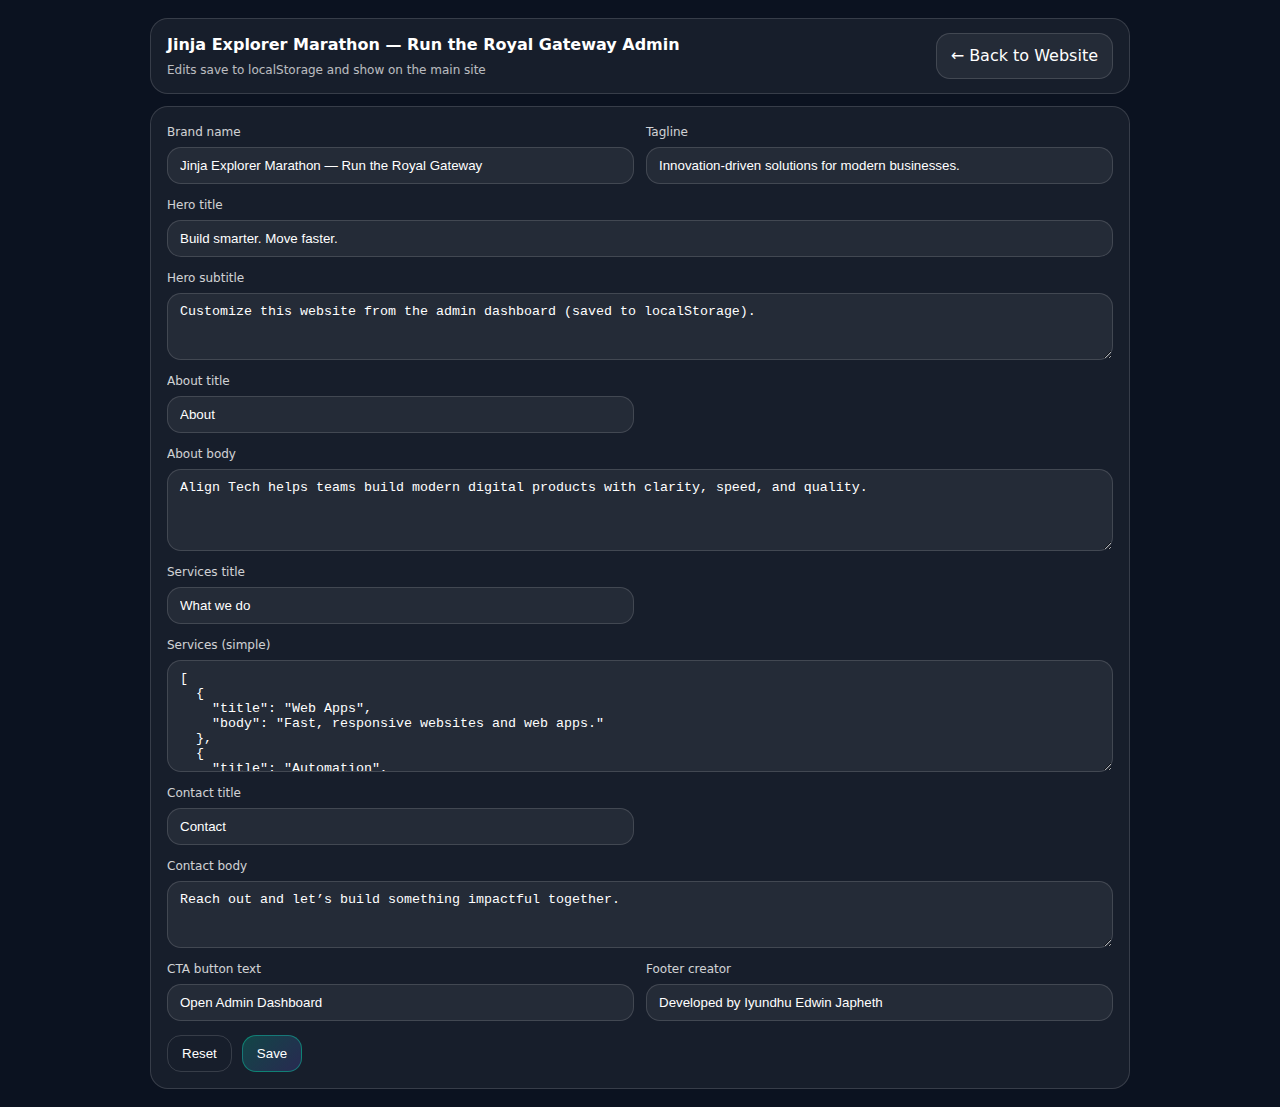
<file: admin.html>
<!doctype html>
<html lang="en">
<head>
  <meta charset="utf-8" />
  <meta name="viewport" content="width=device-width, initial-scale=1" />
  <title>Jinja Explorer Marathon — Run the Royal Gateway — Admin</title>
  <style>
    body{margin:0;font-family:system-ui,Segoe UI,Roboto,Arial,sans-serif;background:#0b1220;color:#fff;line-height:1.5}
    .wrap{max-width:980px;margin:0 auto;padding:18px}
    .head{display:flex;justify-content:space-between;gap:12px;align-items:center;border:1px solid rgba(255,255,255,.14);border-radius:18px;padding:14px 16px;background:rgba(255,255,255,.05)}
    .btn{display:inline-flex;align-items:center;justify-content:center;padding:10px 14px;border-radius:14px;border:1px solid rgba(255,255,255,.14);background:rgba(255,255,255,.06);color:#fff;text-decoration:none;cursor:pointer}
    .btn.primary{border-color:rgba(0,255,199,.35);background:linear-gradient(135deg, rgba(0,255,199,.18), rgba(123,97,255,.18))}
    .btn.ghost{background:transparent}
    .panel{margin-top:12px;border:1px solid rgba(255,255,255,.14);border-radius:18px;padding:16px;background:rgba(255,255,255,.05)}
    .grid{display:grid;grid-template-columns:repeat(2,minmax(0,1fr));gap:12px}
    .field{display:flex;flex-direction:column;gap:6px}
    label{font-size:12px;opacity:.8}
    input,textarea{border-radius:14px;border:1px solid rgba(255,255,255,.14);background:rgba(255,255,255,.06);color:#fff;padding:10px 12px;outline:none}
    .span2{grid-column:1/-1}
    .actions{display:flex;gap:10px;flex-wrap:wrap;margin-top:14px}
    @media (max-width:860px){.grid{grid-template-columns:1fr}}
  </style>
</head>
<body>
  <div class="wrap">
    <header class="head">
      <div>
        <div style="font-weight:900">Jinja Explorer Marathon — Run the Royal Gateway Admin</div>
        <div style="font-size:12px;opacity:.7;margin-top:4px">Edits save to localStorage and show on the main site</div>
      </div>
      <a class="btn" href="index.html">← Back to Website</a>
    </header>

    <main class="panel">
      <div class="grid">
        <div class="field"><label>Brand name</label><input id="brandName"></div>
        <div class="field"><label>Tagline</label><input id="tagline"></div>
        <div class="field span2"><label>Hero title</label><input id="heroTitle"></div>
        <div class="field span2"><label>Hero subtitle</label><textarea id="heroSubtitle" rows="3"></textarea></div>
        <div class="field"><label>About title</label><input id="aboutTitle"></div>
        <div class="field span2"><label>About body</label><textarea id="aboutBody" rows="4"></textarea></div>
        <div class="field"><label>Services title</label><input id="servicesTitle"></div>
        <div class="field span2"><label>Services (simple)</label><textarea id="servicesJson" rows="6" placeholder='[{"title":"Web Apps","body":"..."}]'></textarea></div>
        <div class="field"><label>Contact title</label><input id="contactTitle"></div>
        <div class="field span2"><label>Contact body</label><textarea id="contactBody" rows="3"></textarea></div>
        <div class="field"><label>CTA button text</label><input id="ctaText"></div>
        <div class="field"><label>Footer creator</label><input id="footerCreator"></div>
      </div>
      <div class="actions">
        <button class="btn ghost" id="resetBtn" type="button">Reset</button>
        <button class="btn primary" id="saveBtn" type="button">Save</button>
      </div>
    </main>
  </div>

  <script>
    const CONTENT_KEY = "websiteContent_v1";
    const defaultContent = {"brandName": "Jinja Explorer Marathon — Run the Royal Gateway", "tagline": "Innovation-driven solutions for modern businesses.", "heroTitle": "Build smarter. Move faster.", "heroSubtitle": "Customize this website from the admin dashboard (saved to localStorage).", "aboutTitle": "About", "aboutBody": "Align Tech helps teams build modern digital products with clarity, speed, and quality.", "servicesTitle": "What we do", "services": [{"title": "Web Apps", "body": "Fast, responsive websites and web apps."}, {"title": "Automation", "body": "Streamline workflows and reduce manual work."}, {"title": "Analytics", "body": "Measure what matters with clear dashboards."}], "contactTitle": "Contact", "contactBody": "Reach out and let’s build something impactful together.", "ctaText": "Open Admin Dashboard", "footerCreator": "Developed by Iyundhu Edwin Japheth"};
    const $ = (id) => document.getElementById(id);

    function safeParse(raw, fallback) { try { return JSON.parse(raw); } catch { return fallback; } }
    function getContent() { const raw = localStorage.getItem(CONTENT_KEY); return raw ? {...defaultContent, ...safeParse(raw, {})} : {...defaultContent}; }
    function setContent(c) { localStorage.setItem(CONTENT_KEY, JSON.stringify(c)); }

    function load() {
      const c = getContent();
      $('brandName').value = c.brandName||'';
      $('tagline').value = c.tagline||'';
      $('heroTitle').value = c.heroTitle||'';
      $('heroSubtitle').value = c.heroSubtitle||'';
      $('aboutTitle').value = c.aboutTitle||'';
      $('aboutBody').value = c.aboutBody||'';
      $('servicesTitle').value = c.servicesTitle||'';
      $('servicesJson').value = JSON.stringify(c.services||[], null, 2);
      $('contactTitle').value = c.contactTitle||'';
      $('contactBody').value = c.contactBody||'';
      $('ctaText').value = c.ctaText||'';
      $('footerCreator').value = c.footerCreator||'';
    }

    function collect() {
      const services = safeParse($('servicesJson').value, defaultContent.services);
      return {
        brandName: $('brandName').value.trim(),
        tagline: $('tagline').value.trim(),
        heroTitle: $('heroTitle').value.trim(),
        heroSubtitle: $('heroSubtitle').value.trim(),
        aboutTitle: $('aboutTitle').value.trim(),
        aboutBody: $('aboutBody').value.trim(),
        servicesTitle: $('servicesTitle').value.trim(),
        services,
        contactTitle: $('contactTitle').value.trim(),
        contactBody: $('contactBody').value.trim(),
        ctaText: $('ctaText').value.trim(),
        footerCreator: $('footerCreator').value.trim(),
      };
    }

    $('saveBtn').addEventListener('click', () => { setContent(collect()); alert('Saved! Open index.html to see updates.'); });
    $('resetBtn').addEventListener('click', () => {
      if (!confirm('Reset website content to defaults?')) return;
      setContent(defaultContent); load(); alert('Reset complete.');
    });

    load();
  </script>
</body>
</html>
</file>
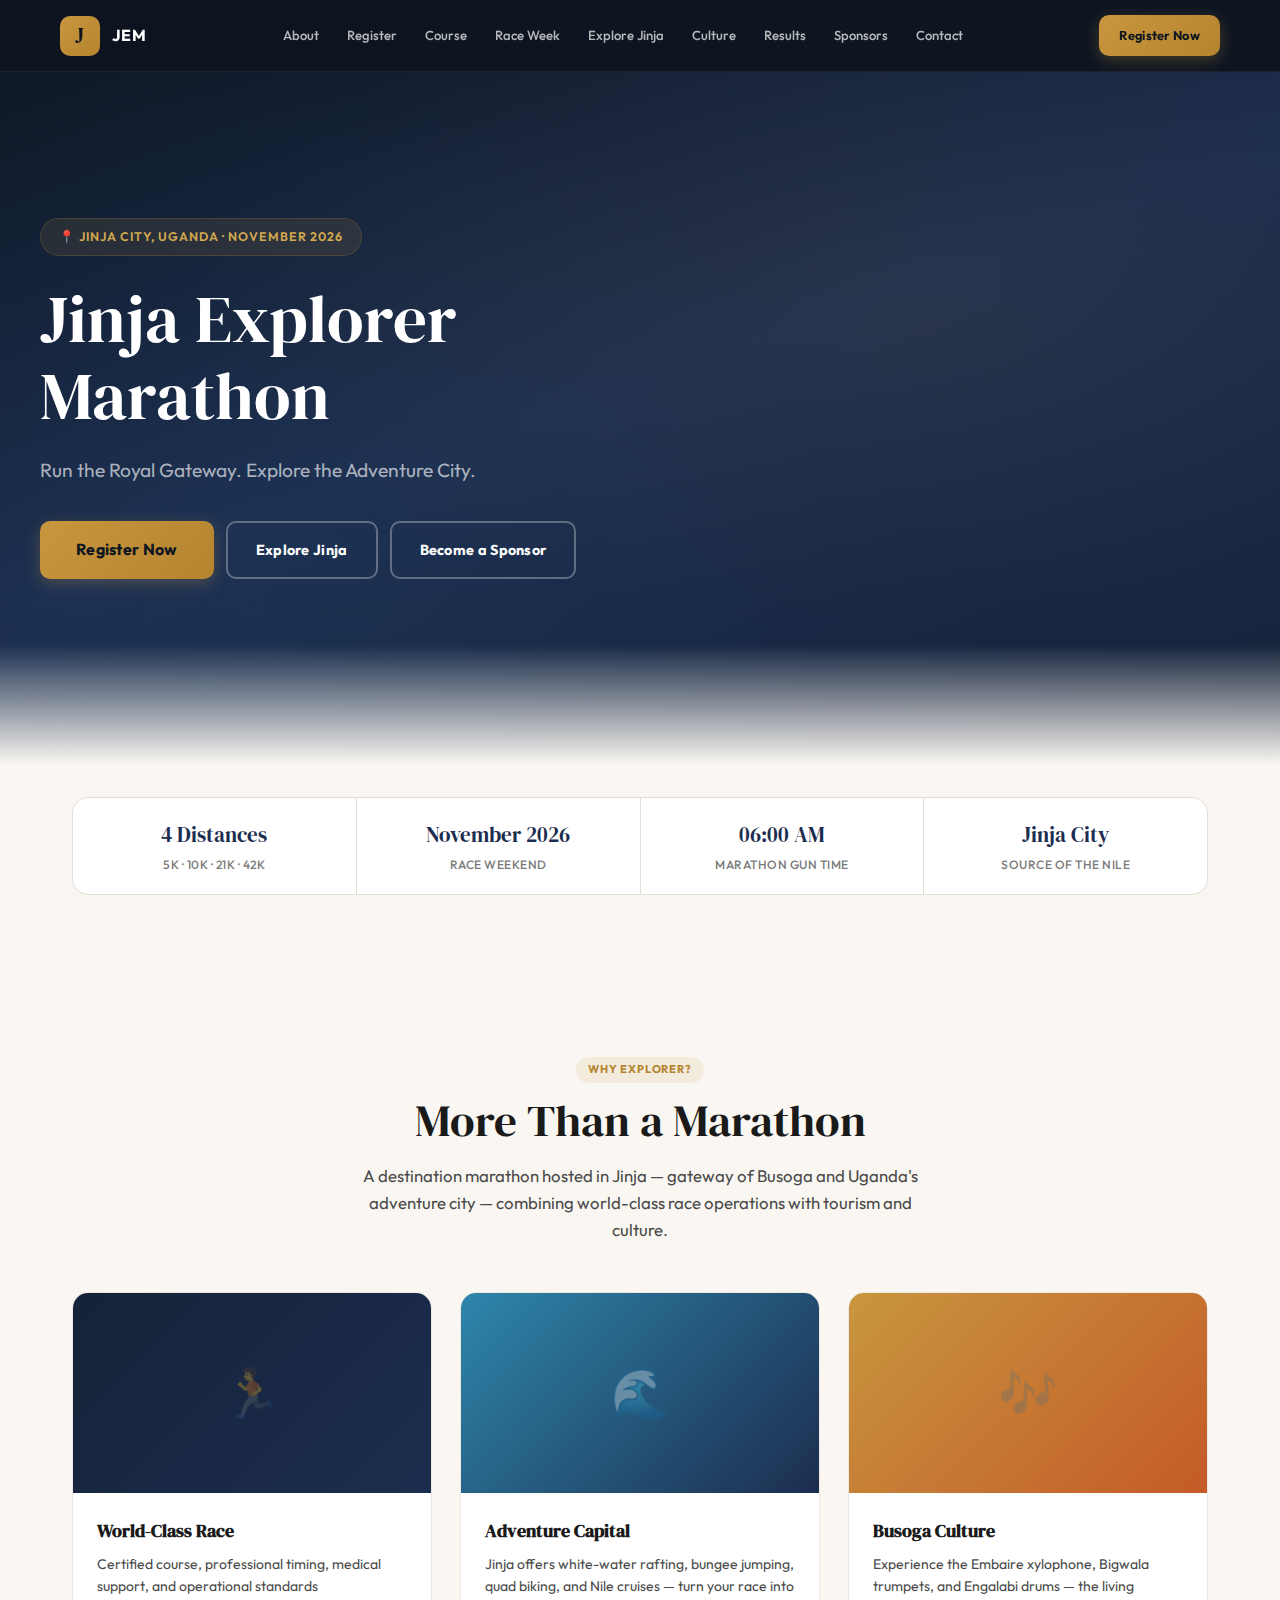
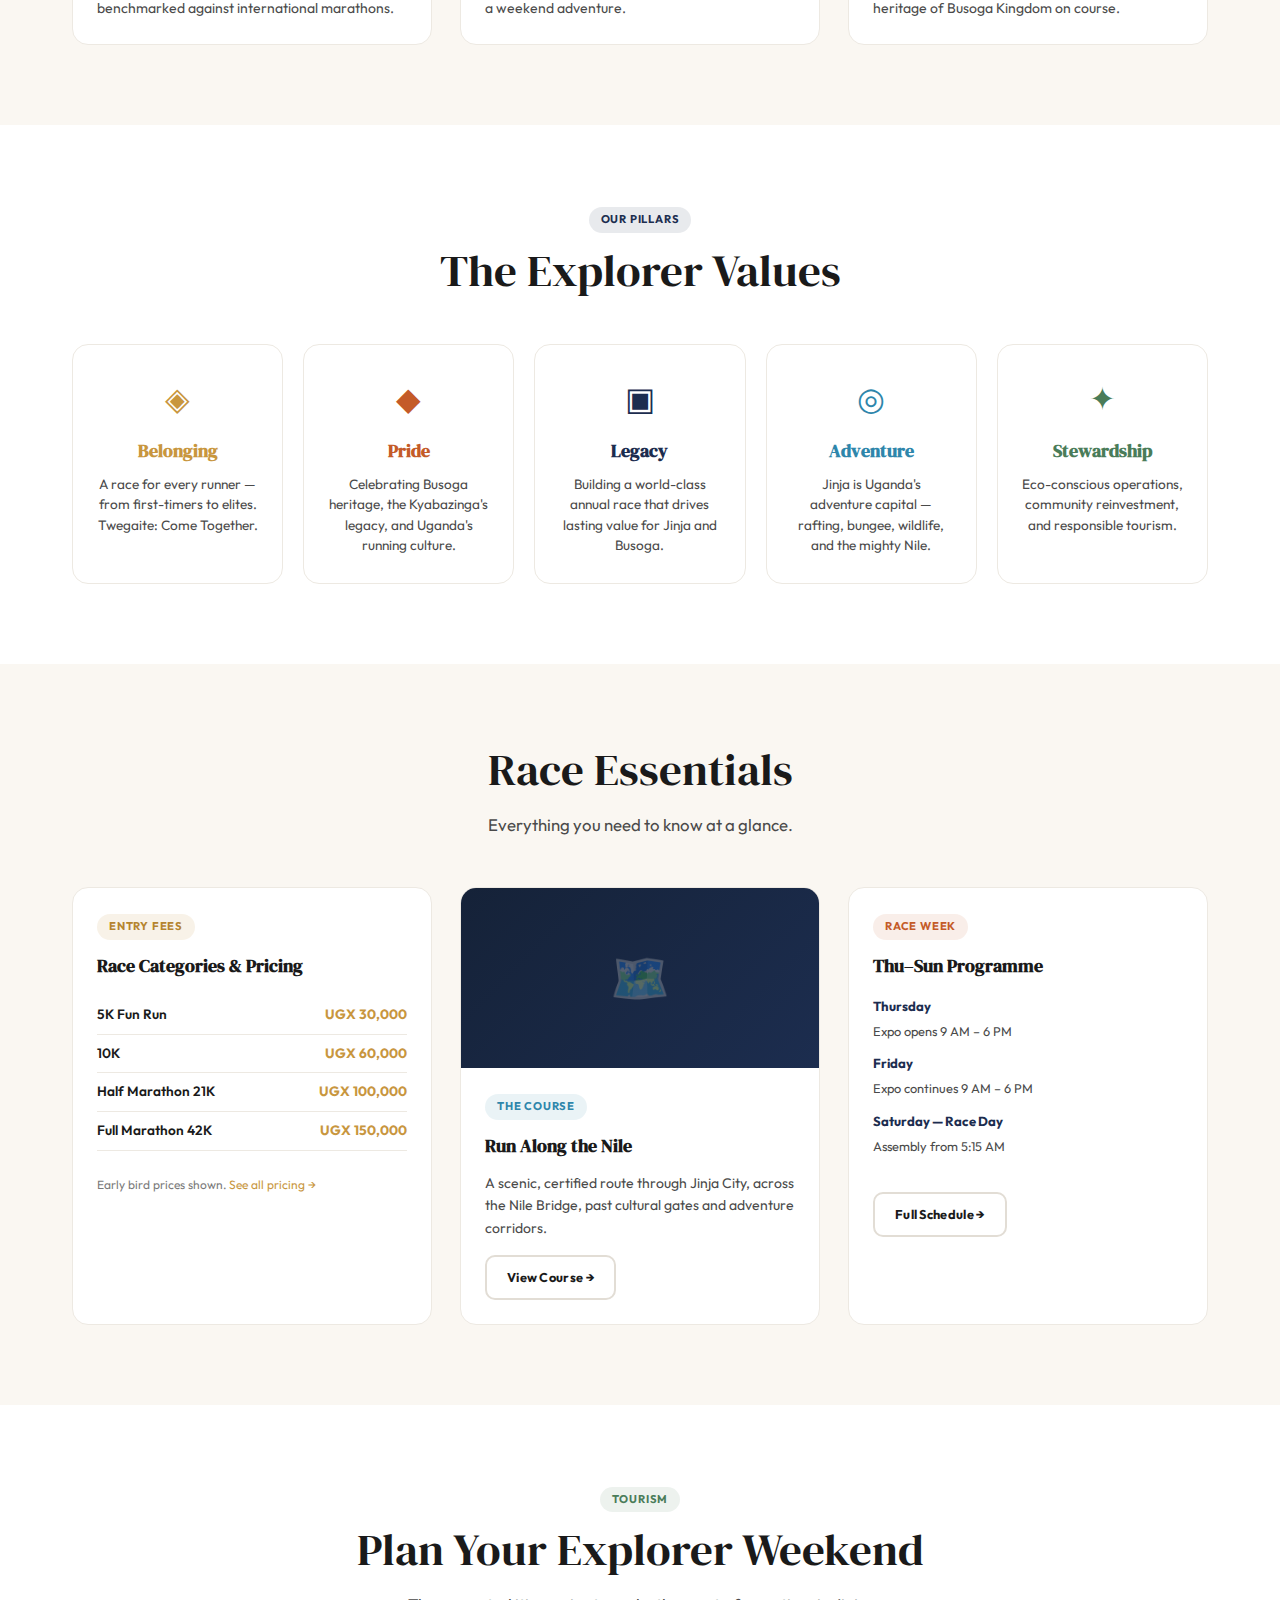
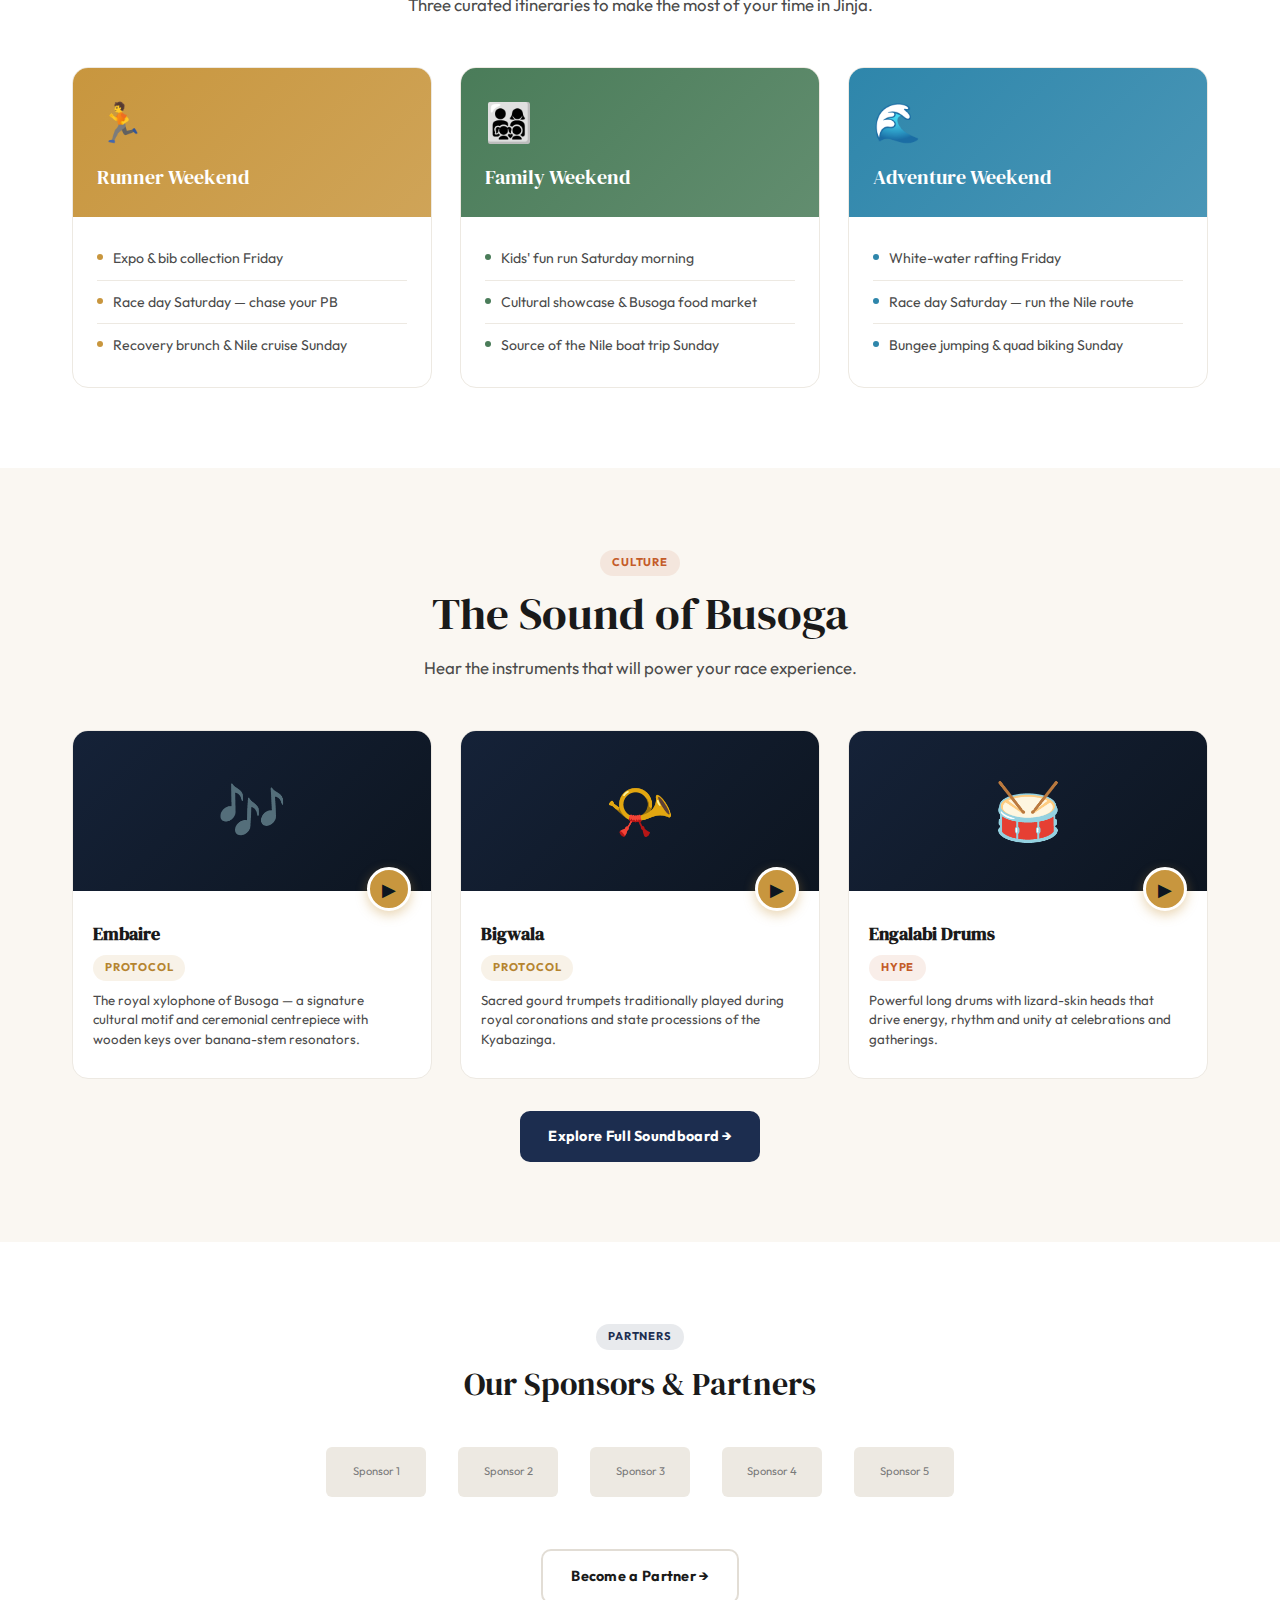
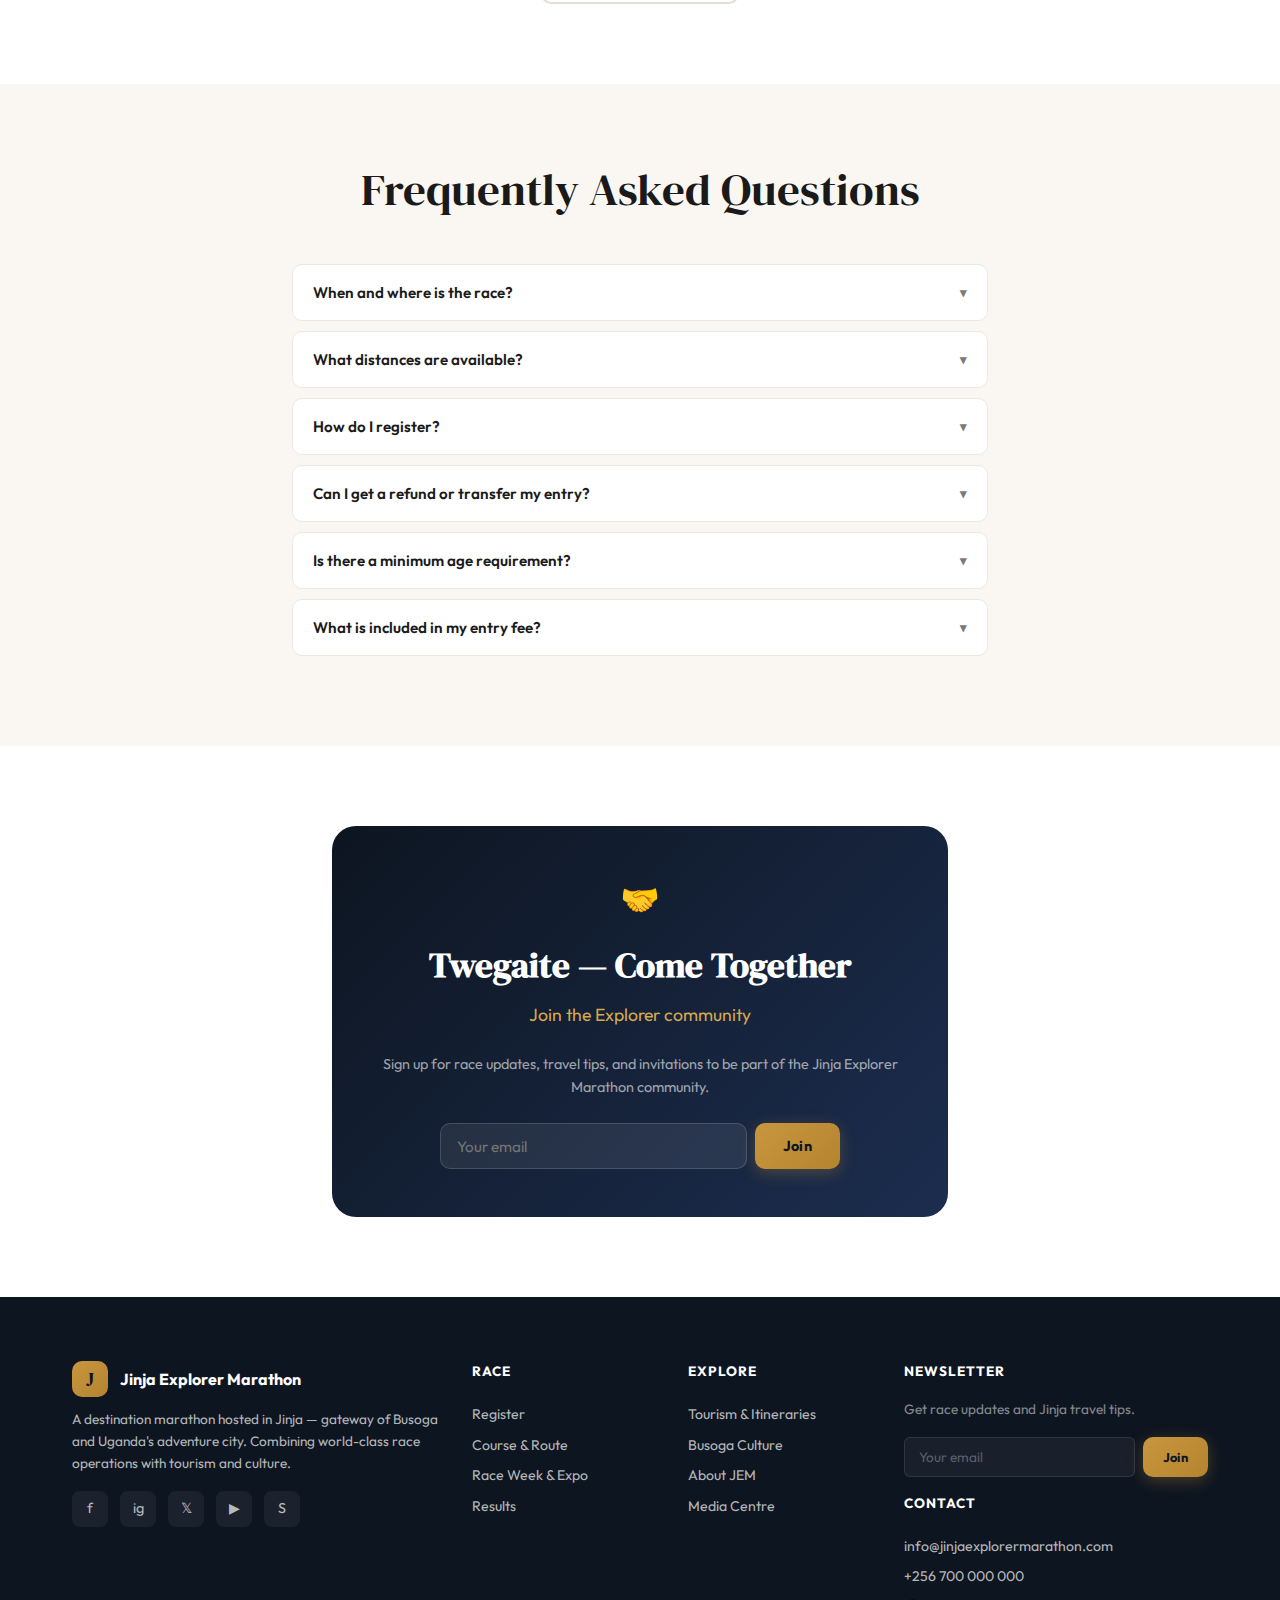
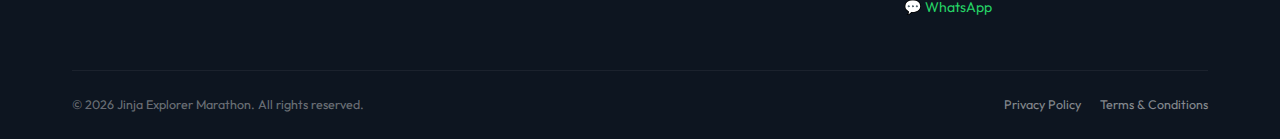
<file: jem-preview.html>
<!DOCTYPE html>
<html lang="en">
<head>
<meta charset="UTF-8">
<meta name="viewport" content="width=device-width, initial-scale=1.0">
<title>Jinja Explorer Marathon — Preview</title>
<style>
/* ═══════════════════════════════════════════════════════════
   JEM — Jinja Explorer Marathon Design System
   Premium sports event · Navy & Gold · Mobile-first
   ═══════════════════════════════════════════════════════════ */

@import url('https://fonts.googleapis.com/css2?family=DM+Serif+Display:ital@0;1&family=Outfit:wght@300;400;500;600;700;800&display=swap');

/* ─── RESET & VARIABLES ─── */
:root {
  --navy: #1C2D4F;
  --navy-deep: #0D1520;
  --navy-mid: #152238;
  --navy-light: #2A4A7F;
  --gold: #C8963E;
  --gold-hover: #B5842F;
  --gold-light: #D4A94F;
  --gold-muted: rgba(200, 150, 62, 0.12);
  --copper: #C45B28;
  --teal: #2E86AB;
  --green: #4A7C59;
  --cream: #FAF7F2;
  --cream-dark: #F0EBE3;
  --white: #FFFFFF;
  --text: #1A1A1A;
  --text-mid: #4A4A4A;
  --text-light: #7A7A7A;
  --border: #E2DDD5;
  --border-light: #EDE9E2;
  --success: #34A853;
  --danger: #EA4335;
  --warn: #FBBC04;
  --radius-sm: 6px;
  --radius: 10px;
  --radius-lg: 16px;
  --radius-xl: 24px;
  --shadow-sm: 0 1px 3px rgba(0,0,0,0.06);
  --shadow: 0 4px 16px rgba(0,0,0,0.08);
  --shadow-lg: 0 12px 40px rgba(0,0,0,0.12);
  --shadow-xl: 0 20px 60px rgba(0,0,0,0.15);
  --font-display: 'DM Serif Display', Georgia, serif;
  --font-body: 'Outfit', -apple-system, sans-serif;
  --max-w: 1200px;
  --header-h: 72px;
}

*, *::before, *::after { box-sizing: border-box; margin: 0; padding: 0; }

html { scroll-behavior: smooth; -webkit-text-size-adjust: 100%; }

body {
  font-family: var(--font-body);
  color: var(--text);
  background: var(--cream);
  line-height: 1.6;
  -webkit-font-smoothing: antialiased;
}

img { max-width: 100%; height: auto; display: block; }
a { color: inherit; text-decoration: none; }
button { font-family: var(--font-body); cursor: pointer; border: none; background: none; }
input, textarea, select { font-family: var(--font-body); }

/* ─── TYPOGRAPHY ─── */
.t-display { font-family: var(--font-display); font-weight: 400; line-height: 1.15; }
.t-hero { font-size: clamp(2.4rem, 6vw, 4.2rem); }
.t-h1 { font-size: clamp(1.8rem, 4vw, 2.8rem); }
.t-h2 { font-size: clamp(1.4rem, 3vw, 2rem); }
.t-h3 { font-size: clamp(1.1rem, 2vw, 1.4rem); }
.t-body { font-size: 1rem; }
.t-small { font-size: 0.875rem; }
.t-xs { font-size: 0.75rem; }
.t-label {
  font-size: 0.7rem;
  font-weight: 700;
  text-transform: uppercase;
  letter-spacing: 1.5px;
}

/* ─── LAYOUT ─── */
.container {
  width: 100%;
  max-width: var(--max-w);
  margin: 0 auto;
  padding: 0 20px;
}

@media (min-width: 768px) {
  .container { padding: 0 32px; }
}

.section {
  padding: 64px 0;
}

.section--lg {
  padding: 80px 0;
}

@media (min-width: 768px) {
  .section { padding: 80px 0; }
  .section--lg { padding: 120px 0; }
}

.grid-2 { display: grid; grid-template-columns: 1fr; gap: 24px; }
.grid-3 { display: grid; grid-template-columns: 1fr; gap: 24px; }
.grid-4 { display: grid; grid-template-columns: 1fr 1fr; gap: 20px; }
.grid-5 { display: grid; grid-template-columns: 1fr; gap: 20px; }

@media (min-width: 640px) {
  .grid-3 { grid-template-columns: repeat(2, 1fr); }
  .grid-5 { grid-template-columns: repeat(2, 1fr); }
}

@media (min-width: 768px) {
  .grid-2 { grid-template-columns: repeat(2, 1fr); gap: 32px; }
  .grid-3 { grid-template-columns: repeat(3, 1fr); gap: 28px; }
  .grid-4 { grid-template-columns: repeat(4, 1fr); }
}

@media (min-width: 1024px) {
  .grid-5 { grid-template-columns: repeat(5, 1fr); }
}

/* ─── BUTTONS ─── */
.btn {
  display: inline-flex;
  align-items: center;
  justify-content: center;
  gap: 8px;
  padding: 14px 28px;
  border-radius: var(--radius);
  font-weight: 700;
  font-size: 0.9rem;
  letter-spacing: 0.3px;
  transition: all 0.25s ease;
  white-space: nowrap;
}

.btn--gold {
  background: linear-gradient(135deg, var(--gold), var(--gold-hover));
  color: var(--navy-deep);
  box-shadow: 0 4px 16px rgba(200,150,62,0.3);
}
.btn--gold:hover {
  transform: translateY(-2px);
  box-shadow: 0 8px 24px rgba(200,150,62,0.4);
}

.btn--navy {
  background: var(--navy);
  color: var(--white);
}
.btn--navy:hover {
  background: var(--navy-deep);
  transform: translateY(-2px);
}

.btn--outline {
  background: transparent;
  border: 2px solid var(--border);
  color: var(--text);
}
.btn--outline:hover {
  border-color: var(--gold);
  color: var(--gold);
}

.btn--outline-white {
  background: transparent;
  border: 2px solid rgba(255,255,255,0.3);
  color: var(--white);
}
.btn--outline-white:hover {
  border-color: var(--gold);
  color: var(--gold);
}

.btn--sm {
  padding: 10px 20px;
  font-size: 0.8rem;
}

.btn--lg {
  padding: 16px 36px;
  font-size: 1rem;
}

.btn--whatsapp {
  background: #25D366;
  color: white;
}
.btn--whatsapp:hover {
  background: #1FB855;
}

/* ─── CARDS ─── */
.card {
  background: var(--white);
  border-radius: var(--radius-lg);
  border: 1px solid var(--border-light);
  overflow: hidden;
  transition: all 0.3s ease;
}
.card:hover {
  box-shadow: var(--shadow);
  transform: translateY(-3px);
}
.card__body { padding: 24px; }
.card__img {
  width: 100%;
  height: 200px;
  background: linear-gradient(135deg, var(--navy-mid), var(--navy));
  display: flex;
  align-items: center;
  justify-content: center;
  color: rgba(255,255,255,0.3);
  font-size: 3rem;
}

/* ─── TABLES ─── */
.table-wrap {
  overflow-x: auto;
  border-radius: var(--radius);
  border: 1px solid var(--border);
  background: var(--white);
}

table {
  width: 100%;
  border-collapse: collapse;
  font-size: 0.9rem;
}

th {
  background: var(--navy);
  color: var(--white);
  padding: 14px 16px;
  text-align: left;
  font-weight: 600;
  font-size: 0.8rem;
  text-transform: uppercase;
  letter-spacing: 0.5px;
  white-space: nowrap;
}

td {
  padding: 12px 16px;
  border-bottom: 1px solid var(--border-light);
  white-space: nowrap;
}

tr:last-child td { border-bottom: none; }
tr:nth-child(even) { background: var(--cream); }

/* ─── FORMS ─── */
.form-group {
  margin-bottom: 18px;
}

.form-label {
  display: block;
  font-size: 0.8rem;
  font-weight: 600;
  color: var(--text-mid);
  margin-bottom: 6px;
  text-transform: uppercase;
  letter-spacing: 0.5px;
}

.form-input,
.form-select,
.form-textarea {
  width: 100%;
  padding: 12px 16px;
  border: 1px solid var(--border);
  border-radius: var(--radius);
  font-size: 0.95rem;
  color: var(--text);
  background: var(--white);
  transition: border-color 0.2s, box-shadow 0.2s;
  outline: none;
}

.form-input:focus,
.form-select:focus,
.form-textarea:focus {
  border-color: var(--gold);
  box-shadow: 0 0 0 3px var(--gold-muted);
}

.form-input.error,
.form-textarea.error {
  border-color: var(--danger);
  box-shadow: 0 0 0 3px rgba(234,67,53,0.1);
}

.form-error {
  color: var(--danger);
  font-size: 0.78rem;
  margin-top: 4px;
}

.form-textarea { resize: vertical; min-height: 100px; }

.form-grid {
  display: grid;
  grid-template-columns: 1fr;
  gap: 0 20px;
}

@media (min-width: 640px) {
  .form-grid { grid-template-columns: 1fr 1fr; }
}

.form-check {
  display: flex;
  align-items: flex-start;
  gap: 10px;
  font-size: 0.85rem;
  color: var(--text-mid);
}

.form-check input[type="checkbox"] {
  margin-top: 3px;
  accent-color: var(--gold);
}

/* ─── BADGES ─── */
.badge {
  display: inline-block;
  padding: 4px 12px;
  border-radius: 20px;
  font-size: 0.7rem;
  font-weight: 700;
  text-transform: uppercase;
  letter-spacing: 0.8px;
}
.badge--gold { background: var(--gold-muted); color: var(--gold-hover); }
.badge--navy { background: rgba(28,45,79,0.1); color: var(--navy); }
.badge--teal { background: rgba(46,134,171,0.1); color: var(--teal); }
.badge--green { background: rgba(74,124,89,0.1); color: var(--green); }
.badge--copper { background: rgba(196,91,40,0.1); color: var(--copper); }

/* ─── HEADER ─── */
.header {
  position: fixed;
  top: 0;
  left: 0;
  right: 0;
  height: var(--header-h);
  background: rgba(13,21,32,0.97);
  backdrop-filter: blur(12px);
  z-index: 1000;
  border-bottom: 1px solid rgba(255,255,255,0.06);
}

.header__inner {
  display: flex;
  align-items: center;
  justify-content: space-between;
  height: 100%;
  max-width: var(--max-w);
  margin: 0 auto;
  padding: 0 20px;
}

.header__logo {
  display: flex;
  align-items: center;
  gap: 12px;
  color: var(--white);
  font-weight: 700;
  font-size: 1rem;
  letter-spacing: 0.3px;
}

.header__logo-icon {
  width: 40px;
  height: 40px;
  border-radius: 10px;
  background: linear-gradient(135deg, var(--gold), var(--gold-hover));
  display: flex;
  align-items: center;
  justify-content: center;
  font-family: var(--font-display);
  font-size: 1.3rem;
  color: var(--navy-deep);
  font-weight: 400;
}

.header__nav {
  display: none;
  align-items: center;
  gap: 4px;
}

.header__link {
  color: rgba(255,255,255,0.7);
  font-size: 0.82rem;
  font-weight: 500;
  padding: 8px 12px;
  border-radius: var(--radius-sm);
  transition: all 0.2s;
}
.header__link:hover,
.header__link.active {
  color: var(--gold);
  background: rgba(200,150,62,0.08);
}

.header__cta {
  display: none;
}

.header__menu-btn {
  display: flex;
  flex-direction: column;
  gap: 5px;
  padding: 8px;
  cursor: pointer;
}
.header__menu-btn span {
  display: block;
  width: 24px;
  height: 2px;
  background: var(--white);
  border-radius: 2px;
  transition: all 0.3s;
}

@media (min-width: 1024px) {
  .header__nav { display: flex; }
  .header__cta { display: flex; }
  .header__menu-btn { display: none; }
}

/* ─── MOBILE NAV ─── */
.mobile-nav {
  position: fixed;
  inset: 0;
  z-index: 999;
  display: flex;
  opacity: 0;
  pointer-events: none;
  transition: opacity 0.3s;
}
.mobile-nav.open {
  opacity: 1;
  pointer-events: all;
}
.mobile-nav__overlay {
  position: absolute;
  inset: 0;
  background: rgba(0,0,0,0.6);
}
.mobile-nav__panel {
  position: relative;
  width: 300px;
  max-width: 85%;
  margin-left: auto;
  background: var(--navy-deep);
  height: 100%;
  overflow-y: auto;
  padding: 80px 24px 40px;
  transform: translateX(100%);
  transition: transform 0.3s ease;
}
.mobile-nav.open .mobile-nav__panel {
  transform: translateX(0);
}
.mobile-nav__close {
  position: absolute;
  top: 20px;
  right: 20px;
  color: white;
  font-size: 1.5rem;
  padding: 8px;
}
.mobile-nav__link {
  display: block;
  color: rgba(255,255,255,0.8);
  font-size: 1rem;
  font-weight: 500;
  padding: 14px 0;
  border-bottom: 1px solid rgba(255,255,255,0.06);
  transition: color 0.2s;
}
.mobile-nav__link:hover,
.mobile-nav__link.active {
  color: var(--gold);
}

/* ─── MOBILE STICKY REGISTER ─── */
.mobile-register-bar {
  position: fixed;
  bottom: 0;
  left: 0;
  right: 0;
  z-index: 998;
  background: var(--navy-deep);
  padding: 12px 20px;
  border-top: 1px solid rgba(255,255,255,0.08);
  display: flex;
  align-items: center;
  justify-content: space-between;
  gap: 12px;
}

.mobile-register-bar__info {
  color: rgba(255,255,255,0.7);
  font-size: 0.78rem;
  line-height: 1.3;
}
.mobile-register-bar__info strong {
  color: var(--gold);
  display: block;
}

@media (min-width: 1024px) {
  .mobile-register-bar { display: none; }
}

/* ─── HERO ─── */
.hero {
  position: relative;
  min-height: 85vh;
  display: flex;
  align-items: center;
  background: linear-gradient(160deg, var(--navy-deep) 0%, var(--navy) 50%, var(--navy-mid) 100%);
  overflow: hidden;
  padding-top: var(--header-h);
}

.hero::before {
  content: '';
  position: absolute;
  inset: 0;
  background:
    radial-gradient(ellipse 80% 60% at 70% 40%, rgba(200,150,62,0.08) 0%, transparent 70%),
    radial-gradient(circle at 20% 80%, rgba(46,134,171,0.06) 0%, transparent 50%);
}

.hero::after {
  content: '';
  position: absolute;
  bottom: 0;
  left: 0;
  right: 0;
  height: 120px;
  background: linear-gradient(to top, var(--cream), transparent);
}

.hero__content {
  position: relative;
  z-index: 2;
  padding: 60px 0 100px;
}

.hero__label {
  display: inline-flex;
  align-items: center;
  gap: 8px;
  background: rgba(200,150,62,0.12);
  border: 1px solid rgba(200,150,62,0.2);
  padding: 8px 18px;
  border-radius: 30px;
  color: var(--gold-light);
  font-size: 0.78rem;
  font-weight: 600;
  letter-spacing: 1px;
  text-transform: uppercase;
  margin-bottom: 24px;
}

.hero__title {
  color: var(--white);
  margin-bottom: 20px;
  max-width: 700px;
}

.hero__subtitle {
  color: rgba(255,255,255,0.65);
  font-size: clamp(1rem, 2vw, 1.2rem);
  max-width: 560px;
  margin-bottom: 36px;
  line-height: 1.6;
}

.hero__actions {
  display: flex;
  flex-wrap: wrap;
  gap: 12px;
}

/* ─── PAGE HERO (smaller) ─── */
.page-hero {
  padding: calc(var(--header-h) + 48px) 0 48px;
  background: linear-gradient(160deg, var(--navy-deep), var(--navy));
  position: relative;
}
.page-hero__title {
  color: var(--white);
  margin-bottom: 12px;
}
.page-hero__desc {
  color: rgba(255,255,255,0.6);
  font-size: 1.05rem;
  max-width: 600px;
}

/* ─── QUICK FACTS BAR ─── */
.facts-bar {
  display: grid;
  grid-template-columns: repeat(2, 1fr);
  gap: 1px;
  background: var(--border);
  border-radius: var(--radius-lg);
  overflow: hidden;
  border: 1px solid var(--border);
}

@media (min-width: 768px) {
  .facts-bar { grid-template-columns: repeat(4, 1fr); }
}

.facts-bar__item {
  background: var(--white);
  padding: 20px 16px;
  text-align: center;
}
.facts-bar__value {
  font-family: var(--font-display);
  font-size: 1.3rem;
  color: var(--navy);
  margin-bottom: 4px;
}
.facts-bar__label {
  font-size: 0.75rem;
  color: var(--text-light);
  font-weight: 500;
  text-transform: uppercase;
  letter-spacing: 0.5px;
}

/* ─── PILLAR CARDS ─── */
.pillar-card {
  background: var(--white);
  border-radius: var(--radius-lg);
  padding: 28px 24px;
  border: 1px solid var(--border-light);
  text-align: center;
  transition: all 0.3s;
}
.pillar-card:hover {
  transform: translateY(-4px);
  box-shadow: var(--shadow);
}
.pillar-card__icon {
  font-size: 2rem;
  margin-bottom: 12px;
  display: block;
}
.pillar-card__title {
  font-family: var(--font-display);
  font-size: 1.15rem;
  margin-bottom: 8px;
}
.pillar-card__desc {
  font-size: 0.85rem;
  color: var(--text-mid);
  line-height: 1.5;
}

/* ─── INSTRUMENT / SOUNDBOARD CARDS ─── */
.instrument-card {
  background: var(--white);
  border-radius: var(--radius-lg);
  overflow: hidden;
  border: 1px solid var(--border-light);
  transition: all 0.3s;
}
.instrument-card:hover {
  box-shadow: var(--shadow);
  transform: translateY(-3px);
}
.instrument-card__visual {
  height: 160px;
  background: linear-gradient(135deg, var(--navy-mid), var(--navy-deep));
  display: flex;
  align-items: center;
  justify-content: center;
  position: relative;
}
.instrument-card__emoji {
  font-size: 3.5rem;
}
.instrument-card__play {
  position: absolute;
  bottom: -20px;
  right: 20px;
  width: 44px;
  height: 44px;
  border-radius: 50%;
  background: var(--gold);
  color: var(--navy-deep);
  font-size: 1.1rem;
  display: flex;
  align-items: center;
  justify-content: center;
  box-shadow: 0 4px 12px rgba(200,150,62,0.4);
  transition: all 0.25s;
  cursor: pointer;
  border: 3px solid var(--white);
}
.instrument-card__play:hover {
  transform: scale(1.1);
  box-shadow: 0 6px 20px rgba(200,150,62,0.5);
}
.instrument-card__play.playing {
  background: var(--navy);
  color: var(--gold);
}
.instrument-card__body { padding: 28px 20px 20px; }
.instrument-card__name {
  font-family: var(--font-display);
  font-size: 1.15rem;
  margin-bottom: 4px;
}
.instrument-card__tag { margin-bottom: 10px; }
.instrument-card__desc {
  font-size: 0.83rem;
  color: var(--text-mid);
  line-height: 1.5;
  margin-bottom: 8px;
}
.instrument-card__best {
  font-size: 0.78rem;
  color: var(--text-light);
  font-style: italic;
}

/* ─── SOUNDBOARD FILTERS ─── */
.filter-tabs {
  display: flex;
  flex-wrap: wrap;
  gap: 8px;
  margin-bottom: 32px;
}
.filter-tab {
  padding: 8px 20px;
  border-radius: 30px;
  font-size: 0.82rem;
  font-weight: 600;
  border: 1px solid var(--border);
  background: var(--white);
  color: var(--text-mid);
  cursor: pointer;
  transition: all 0.2s;
}
.filter-tab:hover { border-color: var(--gold); color: var(--gold); }
.filter-tab.active {
  background: var(--navy);
  color: var(--white);
  border-color: var(--navy);
}

/* ─── ITINERARY CARDS ─── */
.itinerary-card {
  background: var(--white);
  border-radius: var(--radius-lg);
  overflow: hidden;
  border: 1px solid var(--border-light);
  transition: all 0.3s;
}
.itinerary-card:hover {
  box-shadow: var(--shadow);
  transform: translateY(-3px);
}
.itinerary-card__header {
  padding: 24px;
  color: var(--white);
  position: relative;
}
.itinerary-card__emoji {
  font-size: 2.4rem;
  margin-bottom: 8px;
}
.itinerary-card__title {
  font-family: var(--font-display);
  font-size: 1.25rem;
}
.itinerary-card__body { padding: 20px 24px; }
.itinerary-card__item {
  display: flex;
  align-items: flex-start;
  gap: 10px;
  padding: 10px 0;
  font-size: 0.88rem;
  color: var(--text-mid);
  border-bottom: 1px solid var(--border-light);
}
.itinerary-card__item:last-child { border-bottom: none; }
.itinerary-card__bullet {
  width: 6px;
  height: 6px;
  border-radius: 50%;
  flex-shrink: 0;
  margin-top: 7px;
}

/* ─── SPONSOR TIER CARDS ─── */
.tier-card {
  background: var(--white);
  border-radius: var(--radius-lg);
  border: 1px solid var(--border-light);
  overflow: hidden;
  transition: all 0.3s;
}
.tier-card:hover { box-shadow: var(--shadow); }
.tier-card--featured {
  border-color: var(--gold);
  box-shadow: 0 0 0 1px var(--gold);
}
.tier-card__header {
  padding: 24px;
  text-align: center;
  border-bottom: 1px solid var(--border-light);
}
.tier-card__name {
  font-family: var(--font-display);
  font-size: 1.2rem;
  margin-bottom: 6px;
}
.tier-card__price {
  color: var(--gold);
  font-weight: 700;
  font-size: 1.1rem;
}
.tier-card__body { padding: 20px 24px; }
.tier-card__perk {
  display: flex;
  align-items: flex-start;
  gap: 10px;
  padding: 8px 0;
  font-size: 0.85rem;
  color: var(--text-mid);
}
.tier-card__perk::before {
  content: '✓';
  color: var(--gold);
  font-weight: 700;
  flex-shrink: 0;
}

/* ─── FAQ ACCORDION ─── */
.faq-item {
  background: var(--white);
  border-radius: var(--radius);
  border: 1px solid var(--border-light);
  margin-bottom: 10px;
  overflow: hidden;
}
.faq-item__q {
  width: 100%;
  display: flex;
  align-items: center;
  justify-content: space-between;
  padding: 18px 20px;
  font-size: 0.95rem;
  font-weight: 600;
  color: var(--text);
  text-align: left;
  cursor: pointer;
  transition: color 0.2s;
  gap: 12px;
}
.faq-item__q:hover { color: var(--gold); }
.faq-item__arrow {
  font-size: 0.8rem;
  color: var(--text-light);
  transition: transform 0.3s;
  flex-shrink: 0;
}
.faq-item.open .faq-item__arrow {
  transform: rotate(180deg);
}
.faq-item__a {
  max-height: 0;
  overflow: hidden;
  transition: max-height 0.3s ease;
}
.faq-item.open .faq-item__a {
  max-height: 500px;
}
.faq-item__a-inner {
  padding: 0 20px 18px;
  font-size: 0.9rem;
  color: var(--text-mid);
  line-height: 1.6;
}

/* ─── SCHEDULE BLOCKS ─── */
.schedule-block {
  background: var(--white);
  border-radius: var(--radius-lg);
  border: 1px solid var(--border-light);
  overflow: hidden;
  margin-bottom: 16px;
}
.schedule-block__header {
  padding: 16px 20px;
  background: var(--navy);
  color: var(--white);
  font-weight: 700;
  font-size: 0.95rem;
}
.schedule-block__events { padding: 8px 20px; }
.schedule-block__event {
  padding: 12px 0;
  font-size: 0.88rem;
  color: var(--text-mid);
  border-bottom: 1px solid var(--border-light);
  display: flex;
  align-items: center;
  gap: 10px;
}
.schedule-block__event:last-child { border-bottom: none; }
.schedule-block__event::before {
  content: '•';
  color: var(--gold);
  font-weight: 700;
}

/* ─── COURSE MARKER TIMELINE ─── */
.marker-timeline {
  position: relative;
  padding-left: 32px;
}
.marker-timeline::before {
  content: '';
  position: absolute;
  left: 12px;
  top: 0;
  bottom: 0;
  width: 2px;
  background: var(--border);
}
.marker-item {
  position: relative;
  padding-bottom: 32px;
}
.marker-item::before {
  content: '';
  position: absolute;
  left: -26px;
  top: 6px;
  width: 12px;
  height: 12px;
  border-radius: 50%;
  background: var(--gold);
  border: 3px solid var(--cream);
  box-shadow: 0 0 0 2px var(--gold);
}
.marker-item__km {
  font-size: 0.7rem;
  font-weight: 700;
  text-transform: uppercase;
  letter-spacing: 1px;
  color: var(--gold);
  margin-bottom: 4px;
}
.marker-item__name {
  font-family: var(--font-display);
  font-size: 1.1rem;
  margin-bottom: 6px;
}
.marker-item__desc {
  font-size: 0.88rem;
  color: var(--text-mid);
  line-height: 1.5;
}

/* ─── ACCOMMODATION CARDS ─── */
.accom-card {
  background: var(--white);
  border-radius: var(--radius);
  border: 1px solid var(--border-light);
  padding: 20px;
  display: flex;
  flex-direction: column;
  gap: 8px;
}
.accom-card__name {
  font-family: var(--font-display);
  font-size: 1.05rem;
}
.accom-card__type {
  display: inline-block;
  padding: 2px 10px;
  border-radius: 12px;
  font-size: 0.7rem;
  font-weight: 600;
  text-transform: uppercase;
}
.accom-card__detail {
  font-size: 0.85rem;
  color: var(--text-mid);
}
.accom-card__price {
  font-weight: 700;
  color: var(--gold);
  font-size: 0.95rem;
}

/* ─── FOOTER ─── */
.footer {
  background: var(--navy-deep);
  color: rgba(255,255,255,0.7);
  padding: 64px 0 24px;
}
.footer__grid {
  display: grid;
  grid-template-columns: 1fr;
  gap: 40px;
  margin-bottom: 48px;
}
@media (min-width: 768px) {
  .footer__grid { grid-template-columns: 2fr 1fr 1fr 1fr; gap: 32px; }
}
.footer__heading {
  color: var(--white);
  font-weight: 700;
  font-size: 0.85rem;
  text-transform: uppercase;
  letter-spacing: 1px;
  margin-bottom: 16px;
}
.footer__link {
  display: block;
  padding: 4px 0;
  font-size: 0.88rem;
  transition: color 0.2s;
}
.footer__link:hover { color: var(--gold); }
.footer__brand-desc {
  font-size: 0.85rem;
  line-height: 1.6;
  margin-top: 12px;
}
.footer__newsletter {
  display: flex;
  gap: 8px;
  margin-top: 16px;
}
.footer__newsletter input {
  flex: 1;
  padding: 10px 14px;
  border-radius: var(--radius-sm);
  border: 1px solid rgba(255,255,255,0.1);
  background: rgba(255,255,255,0.05);
  color: var(--white);
  font-size: 0.85rem;
  outline: none;
}
.footer__newsletter input::placeholder { color: rgba(255,255,255,0.3); }
.footer__newsletter input:focus { border-color: var(--gold); }
.footer__socials {
  display: flex;
  gap: 12px;
  margin-top: 16px;
}
.footer__social {
  width: 36px;
  height: 36px;
  border-radius: 8px;
  background: rgba(255,255,255,0.06);
  display: flex;
  align-items: center;
  justify-content: center;
  font-size: 0.9rem;
  transition: all 0.2s;
}
.footer__social:hover {
  background: var(--gold);
  color: var(--navy-deep);
}
.footer__bottom {
  border-top: 1px solid rgba(255,255,255,0.06);
  padding-top: 24px;
  display: flex;
  flex-wrap: wrap;
  justify-content: space-between;
  gap: 12px;
  font-size: 0.78rem;
  color: rgba(255,255,255,0.4);
}

/* ─── SECTION HEADINGS ─── */
.section-head {
  text-align: center;
  margin-bottom: 48px;
}
.section-head__label {
  display: inline-block;
  margin-bottom: 12px;
}
.section-head__title {
  margin-bottom: 16px;
}
.section-head__desc {
  color: var(--text-mid);
  font-size: 1.05rem;
  max-width: 600px;
  margin: 0 auto;
  line-height: 1.6;
}

/* Left-aligned variant */
.section-head--left {
  text-align: left;
}
.section-head--left .section-head__desc {
  margin: 0;
}

/* ─── FORM SUCCESS/ERROR STATES ─── */
.form-success {
  background: rgba(52,168,83,0.08);
  border: 1px solid rgba(52,168,83,0.2);
  border-radius: var(--radius);
  padding: 20px;
  text-align: center;
  color: var(--success);
  font-weight: 600;
}

.form-alert {
  padding: 12px 16px;
  border-radius: var(--radius-sm);
  font-size: 0.85rem;
  margin-bottom: 16px;
}
.form-alert--error {
  background: rgba(234,67,53,0.08);
  border: 1px solid rgba(234,67,53,0.15);
  color: var(--danger);
}

/* ─── SPONSOR STRIP ─── */
.sponsor-strip {
  display: flex;
  align-items: center;
  justify-content: center;
  gap: 32px;
  flex-wrap: wrap;
  padding: 20px;
}
.sponsor-strip__logo {
  width: 100px;
  height: 50px;
  background: var(--border-light);
  border-radius: var(--radius-sm);
  display: flex;
  align-items: center;
  justify-content: center;
  font-size: 0.7rem;
  color: var(--text-light);
}

/* ─── TOAST ─── */
.toast {
  position: fixed;
  bottom: 100px;
  right: 24px;
  z-index: 9999;
  padding: 14px 24px;
  border-radius: var(--radius);
  color: var(--white);
  font-weight: 600;
  font-size: 0.88rem;
  box-shadow: var(--shadow-lg);
  animation: slideUp 0.3s ease;
}
.toast--success { background: var(--success); }
.toast--error { background: var(--danger); }

@keyframes slideUp {
  from { opacity: 0; transform: translateY(10px); }
  to { opacity: 1; transform: translateY(0); }
}

/* ─── CHECKLIST ─── */
.checklist-item {
  display: flex;
  align-items: flex-start;
  gap: 12px;
  padding: 12px 0;
  font-size: 0.9rem;
  color: var(--text-mid);
  border-bottom: 1px solid var(--border-light);
}
.checklist-item:last-child { border-bottom: none; }
.checklist-check {
  color: var(--gold);
  font-weight: 700;
  flex-shrink: 0;
  margin-top: 1px;
}

/* ─── GALLERY GRID ─── */
.gallery-grid {
  display: grid;
  grid-template-columns: repeat(2, 1fr);
  gap: 8px;
}
@media (min-width: 640px) {
  .gallery-grid { grid-template-columns: repeat(3, 1fr); }
}
@media (min-width: 1024px) {
  .gallery-grid { grid-template-columns: repeat(4, 1fr); }
}
.gallery-item {
  aspect-ratio: 4/3;
  background: linear-gradient(135deg, var(--navy-mid), var(--navy-deep));
  border-radius: var(--radius);
  display: flex;
  align-items: center;
  justify-content: center;
  color: rgba(255,255,255,0.2);
  font-size: 1.5rem;
}

/* ─── STEPS ─── */
.steps { counter-reset: step; }
.step-item {
  display: flex;
  align-items: flex-start;
  gap: 16px;
  padding: 20px 0;
  border-bottom: 1px solid var(--border-light);
  counter-increment: step;
}
.step-item:last-child { border-bottom: none; }
.step-num {
  width: 36px;
  height: 36px;
  border-radius: 50%;
  background: var(--gold-muted);
  color: var(--gold);
  font-weight: 800;
  font-size: 0.9rem;
  display: flex;
  align-items: center;
  justify-content: center;
  flex-shrink: 0;
}
.step-content { flex: 1; }
.step-title {
  font-weight: 700;
  margin-bottom: 4px;
}
.step-desc {
  font-size: 0.88rem;
  color: var(--text-mid);
}

/* ─── ACTIVATION TABLE ─── */
.activation-table td:first-child {
  font-weight: 600;
  color: var(--text);
}

/* ─── TWEGAITE BLOCK ─── */
.twegaite-block {
  background: linear-gradient(135deg, var(--navy-deep), var(--navy));
  border-radius: var(--radius-xl);
  padding: 48px 32px;
  color: var(--white);
}
.twegaite-block__title {
  font-family: var(--font-display);
  font-size: clamp(1.6rem, 3vw, 2.2rem);
  margin-bottom: 8px;
}
.twegaite-block__sub {
  color: var(--gold-light);
  font-size: 1.1rem;
  margin-bottom: 24px;
}
.pledge-options {
  display: grid;
  grid-template-columns: 1fr 1fr;
  gap: 12px;
  margin-bottom: 28px;
}
@media (min-width: 640px) {
  .pledge-options { grid-template-columns: repeat(4, 1fr); }
}
.pledge-option {
  padding: 14px;
  border-radius: var(--radius);
  border: 1px solid rgba(255,255,255,0.15);
  text-align: center;
  cursor: pointer;
  transition: all 0.2s;
  font-size: 0.85rem;
  color: rgba(255,255,255,0.7);
}
.pledge-option:hover,
.pledge-option.active {
  border-color: var(--gold);
  background: rgba(200,150,62,0.1);
  color: var(--gold);
}

/* ─── ROUTE DOWNLOAD CARDS ─── */
.route-card {
  background: var(--white);
  border-radius: var(--radius);
  padding: 20px;
  border: 1px solid var(--border-light);
  display: flex;
  flex-direction: column;
  gap: 12px;
}
.route-card__title {
  font-weight: 700;
  font-size: 1rem;
}
.route-card__links {
  display: flex;
  flex-wrap: wrap;
  gap: 8px;
}

/* ─── PAGE SPACER (for fixed header) ─── */
.page-content {
  padding-bottom: 80px; /* for mobile register bar */
}
@media (min-width: 1024px) {
  .page-content { padding-bottom: 0; }
}

/* ─── DIVIDER ─── */
.divider {
  height: 1px;
  background: var(--border);
  margin: 48px 0;
}

/* ─── HONEYPOT ─── */
.ohnohoney {
  position: absolute;
  left: -9999px;
  opacity: 0;
  height: 0;
  width: 0;
  overflow: hidden;
}

/* ─── TEXT UTILITIES ─── */
.text-gold { color: var(--gold); }
.text-navy { color: var(--navy); }
.text-center { text-align: center; }
.text-light { color: var(--text-light); }
.text-mid { color: var(--text-mid); }
.mb-0 { margin-bottom: 0; }
.mb-8 { margin-bottom: 8px; }
.mb-12 { margin-bottom: 12px; }
.mb-16 { margin-bottom: 16px; }
.mb-24 { margin-bottom: 24px; }
.mb-32 { margin-bottom: 32px; }
.mb-48 { margin-bottom: 48px; }
.mt-24 { margin-top: 24px; }
.mt-32 { margin-top: 32px; }
.mt-48 { margin-top: 48px; }
.gap-center {
  display: flex;
  align-items: center;
  justify-content: center;
  gap: 12px;
  flex-wrap: wrap;
}
</style>
<script>
// ═══════════════════════════════════════════════════════════
// JEM SITE CONFIG — All editable content lives here
// ═══════════════════════════════════════════════════════════

const CONFIG = {
  site: {
    name: "Jinja Explorer Marathon",
    tagline: "Run the Royal Gateway. Explore the Adventure City.",
    story: "A destination marathon hosted in Jinja — gateway of Busoga and Uganda's adventure city — combining world-class race operations with tourism and culture.",
    date: "November 2026",
    dateShort: "Nov 2026",
    location: "Jinja City, Uganda",
    email: "info@jinjaexplorermarathon.com",
    phone: "+256 700 000 000",
    whatsapp: "+256700000000",
    socials: {
      facebook: "https://facebook.com/jinjaexplorermarathon",
      instagram: "https://instagram.com/jinjaexplorermarathon",
      twitter: "https://x.com/JinjaExplorer",
      youtube: "https://youtube.com/@jinjaexplorermarathon",
      strava: "https://strava.com/clubs/jinjaexplorer"
    }
  },
  fees: [
    { category: "5K Fun Run", early: "UGX 30,000", regular: "UGX 50,000", intl: "$15" },
    { category: "10K", early: "UGX 60,000", regular: "UGX 80,000", intl: "$25" },
    { category: "Half Marathon 21K", early: "UGX 100,000", regular: "UGX 130,000", intl: "$40" },
    { category: "Full Marathon 42K", early: "UGX 150,000", regular: "UGX 200,000", intl: "$60" },
  ],
  startTimes: [
    { event: "Full Marathon (42K)", time: "06:00 AM", assembly: "05:15 AM" },
    { event: "Half Marathon (21K)", time: "06:30 AM", assembly: "05:45 AM" },
    { event: "10K", time: "07:00 AM", assembly: "06:30 AM" },
    { event: "5K Fun Run", time: "08:00 AM", assembly: "07:30 AM" },
  ],
  pillars: [
    { icon: "◈", title: "Belonging", desc: "A race for every runner — from first-timers to elites. Twegaite: Come Together.", color: "#C8963E" },
    { icon: "◆", title: "Pride", desc: "Celebrating Busoga heritage, the Kyabazinga's legacy, and Uganda's running culture.", color: "#C45B28" },
    { icon: "▣", title: "Legacy", desc: "Building a world-class annual race that drives lasting value for Jinja and Busoga.", color: "#1C2D4F" },
    { icon: "◎", title: "Adventure", desc: "Jinja is Uganda's adventure capital — rafting, bungee, wildlife, and the mighty Nile.", color: "#2E86AB" },
    { icon: "✦", title: "Stewardship", desc: "Eco-conscious operations, community reinvestment, and responsible tourism.", color: "#4A7C59" },
  ],
  instruments: [
    { id: "embaire", name: "Embaire", tag: "Protocol", desc: "The royal xylophone of Busoga — a signature cultural motif and ceremonial centrepiece with wooden keys over banana-stem resonators.", best: "Opening ceremony, start line fanfare", emoji: "🎶" },
    { id: "bigwala", name: "Bigwala", tag: "Protocol", desc: "Sacred gourd trumpets traditionally played during royal coronations and state processions of the Kyabazinga.", best: "Royal protocols, VIP arrivals", emoji: "📯" },
    { id: "drums", name: "Engalabi Drums", tag: "Hype", desc: "Powerful long drums with lizard-skin heads that drive energy, rhythm and unity at celebrations and gatherings.", best: "Km gate hype zones, finish line energy", emoji: "🥁" },
    { id: "shakers", name: "Ensaasi Shakers", tag: "Hype", desc: "Gourd shakers filled with seeds, adding rhythmic texture and enabling crowd participation in communal music.", best: "Crowd zones, cheer points", emoji: "🎵" },
    { id: "flute", name: "Endere Flute", tag: "Chill", desc: "A soft bamboo flute producing meditative, breathy melodies deeply tied to Busoga storytelling traditions.", best: "Cool-down zones, post-race relaxation", emoji: "🎼" },
    { id: "lyre", name: "Endongo Lyre", tag: "Story", desc: "A stringed bowl lyre used by griots, storytellers and poets to accompany oral histories and evening gatherings.", best: "Cultural expo, storytelling sessions", emoji: "🎻" },
  ],
  sponsorTiers: [
    { tier: "Title Partner", price: "Custom", perks: ["Full naming rights", "Start/finish branding", "All media & digital", "VIP hospitality (20 pax)", "Expo headline booth", "Bib & medal logo"] },
    { tier: "Gold Sponsor", price: "From $10,000", perks: ["Km gate branding (2 gates)", "Expo premium booth", "Bib logo placement", "Digital & social media", "VIP passes (10 pax)"] },
    { tier: "Silver Sponsor", price: "From $5,000", perks: ["Expo standard booth", "Digital media mentions", "Hydration station branding", "Event passes (5 pax)", "Website logo"] },
    { tier: "Community Partner", price: "In-kind / $1,000+", perks: ["Logo on website", "Social media mentions", "Tourism village presence", "Event passes (2 pax)"] },
  ],
  itineraries: [
    { title: "Runner Weekend", emoji: "🏃", color: "#C8963E", highlights: ["Expo & bib collection Friday", "Race day Saturday — chase your PB", "Recovery brunch & Nile cruise Sunday"] },
    { title: "Family Weekend", emoji: "👨‍👩‍👧‍👦", color: "#4A7C59", highlights: ["Kids' fun run Saturday morning", "Cultural showcase & Busoga food market", "Source of the Nile boat trip Sunday"] },
    { title: "Adventure Weekend", emoji: "🌊", color: "#2E86AB", highlights: ["White-water rafting Friday", "Race day Saturday — run the Nile route", "Bungee jumping & quad biking Sunday"] },
  ],
  faqs: [
    { q: "When and where is the race?", a: "The Jinja Explorer Marathon takes place in November 2026 in Jinja City, Uganda — the adventure capital at the source of the Nile." },
    { q: "What distances are available?", a: "We offer 5K Fun Run, 10K, Half Marathon (21K), and Full Marathon (42K) categories for all abilities." },
    { q: "How do I register?", a: "Click the Register button to access our form. Payment is via Mobile Money (MTN/Airtel), bank transfer, or international card." },
    { q: "Can I get a refund or transfer my entry?", a: "Entries are non-refundable but transferable to another runner up to 14 days before race day. A small transfer fee applies." },
    { q: "Is there a minimum age requirement?", a: "5K: 10+, 10K: 14+, 21K: 16+, 42K: 18+. Runners under 18 need guardian consent at registration." },
    { q: "What is included in my entry fee?", a: "Race bib with timing chip, finisher medal, official race t-shirt, hydration on course, medical support, post-race refreshments, and digital certificate." },
  ],
  courseMarkers: [
    { km: "KM 0", name: "Start — Main Street, Jinja", desc: "The race launches in the heart of Jinja City with a ceremonial Embaire fanfare and Bigwala trumpets." },
    { km: "KM 8", name: "Nile Bridge Crossing", desc: "Runners cross the iconic Nile bridge with panoramic views of Bujagali Falls and the river below." },
    { km: "KM 15", name: "Busoga Cultural Gate", desc: "A Bigwala trumpet zone marks the heritage stretch — Engalabi drums drive the pace forward." },
    { km: "KM 21", name: "Half Marathon Finish", desc: "Half marathon runners finish at the lakeside promenade with medal ceremony and refreshments." },
    { km: "KM 30", name: "Adventure Corridor", desc: "The route passes rafting launch points and riverside trails — cheering zones line the path." },
    { km: "KM 42", name: "Finish — Jinja Sports Ground", desc: "A roaring finish with drums, medals, photo wall, and the full celebration of Twegaite." },
  ],
  aidStations: [
    { name: "Station 1", location: "KM 5", water: true, electrolytes: false, medical: "First Aid" },
    { name: "Station 2", location: "KM 10", water: true, electrolytes: true, medical: "First Aid" },
    { name: "Station 3", location: "KM 15", water: true, electrolytes: true, medical: "Paramedic" },
    { name: "Station 4", location: "KM 20", water: true, electrolytes: true, medical: "First Aid" },
    { name: "Station 5", location: "KM 25", water: true, electrolytes: true, medical: "Paramedic" },
    { name: "Station 6", location: "KM 30", water: true, electrolytes: true, medical: "First Aid" },
    { name: "Station 7", location: "KM 35", water: true, electrolytes: true, medical: "Paramedic" },
    { name: "Station 8", location: "KM 40", water: true, electrolytes: true, medical: "First Aid" },
  ],
  raceWeekSchedule: [
    { day: "Thursday", events: ["Expo opens 9 AM – 6 PM", "Bib collection begins", "Welcome talk — Race Director", "Tourism Village opens"] },
    { day: "Friday", events: ["Expo continues 9 AM – 6 PM", "Shakeout run 7 AM (Nile promenade)", "Cultural showcase & Soundboard preview", "Pasta party 6 PM (Sports Ground)"] },
    { day: "Saturday — Race Day", events: ["Assembly from 5:15 AM", "42K gun: 6:00 AM", "21K gun: 6:30 AM", "10K gun: 7:00 AM", "5K gun: 8:00 AM", "Awards ceremony 12:00 PM"] },
    { day: "Sunday", events: ["Recovery yoga 7 AM", "Nile cruise (optional, bookable)", "Adventure activities", "Farewell brunch 11 AM"] },
  ],
  accommodation: [
    { name: "Jinja Nile Resort", type: "Luxury", price: "$120–200/night", location: "Nile bank, 5 min from start", phone: "+256 700 000 001", website: "#", desc: "Premium riverfront resort with pool, spa, and Nile views." },
    { name: "Explorers River Camp", type: "Mid-range", price: "$50–90/night", location: "Bujagali, 15 min from start", phone: "+256 700 000 002", website: "#", desc: "Adventure-friendly camp with riverside cabins and rafting access." },
    { name: "The Pearl of Jinja", type: "Mid-range", price: "$40–70/night", location: "Jinja town centre", phone: "+256 700 000 003", website: "#", desc: "Central location, walking distance to expo and start line." },
    { name: "Nile Backpackers", type: "Budget", price: "$15–30/night", location: "Bujagali Falls area", phone: "+256 700 000 004", website: "#", desc: "Social hostel popular with international visitors and runners." },
    { name: "Haven Lodge Jinja", type: "Boutique", price: "$80–140/night", location: "Quiet lakeside setting", phone: "+256 700 000 005", website: "#", desc: "Eco-boutique lodge with gardens, pool, and local cuisine." },
  ],
  transport: {
    fromEntebbe: "Jinja is approximately 3 hours (130 km) east of Entebbe International Airport via the Kampala-Jinja Highway. Shared shuttles, private hire, and Post Bus services run daily.",
    fromKampala: "Jinja is 80 km east of Kampala — about 2 hours by road. Regular buses and minibus taxis depart from Kampala's main bus park throughout the day.",
    local: "Within Jinja, boda-bodas (motorcycle taxis) and special-hire vehicles are the most common transport. Ride-hailing apps like SafeBoda operate in Jinja.",
    raceDay: "Free shuttle buses will run from designated hotels to the start/finish area on race morning. Details will be confirmed closer to the event."
  },
  routeLinks: {
    "42K": { strava: "#", gpx: "#", google: "#" },
    "21K": { strava: "#", gpx: "#", google: "#" },
    "10K": { strava: "#", gpx: "#", google: "#" },
    "5K": { strava: "#", gpx: "#", google: "#" },
  },
  seo: {
    "/": { title: "Jinja Explorer Marathon — Run the Royal Gateway", desc: "A destination marathon in Jinja, Uganda. 5K, 10K, Half & Full Marathon. Explore Busoga culture, Nile adventures & world-class race operations." },
    "/about": { title: "About — Jinja Explorer Marathon", desc: "Discover the story behind East Africa's most distinctive destination marathon." },
    "/register": { title: "Register — Jinja Explorer Marathon", desc: "Entry fees, start times, and registration. 5K from UGX 30,000." },
    "/course": { title: "Course & Route — Jinja Explorer Marathon", desc: "Explore the certified race course through Jinja City and along the Nile." },
    "/race-week": { title: "Race Week & Expo — Jinja Explorer Marathon", desc: "Expo details, bib collection, race week schedule and race day checklist." },
    "/explore-jinja": { title: "Explore Jinja — Tourism & Itineraries", desc: "Plan your Explorer Weekend in Uganda's adventure capital." },
    "/culture": { title: "Busoga Culture Soundboard — Jinja Explorer Marathon", desc: "Experience the instruments and sounds of Busoga kingdom." },
    "/results": { title: "Results & Winners — Jinja Explorer Marathon", desc: "Race results, winner tables, and photo highlights." },
    "/sponsors": { title: "Sponsor — Jinja Explorer Marathon", desc: "Partnership packages for East Africa's premier destination marathon." },
    "/media": { title: "Media Centre — Jinja Explorer Marathon", desc: "Press kit, press releases, and media resources." },
    "/contact": { title: "Contact — Jinja Explorer Marathon", desc: "Get in touch with the Jinja Explorer Marathon team." },
  },
};
</script>
</head>

<!-- ════════════════════════════════════════════
     HEADER
     ════════════════════════════════════════════ -->
<header class="header" id="header">
  <div class="header__inner">
    <a href="#/" class="header__logo" onclick="navigate('/')">
      <span class="header__logo-icon">J</span>
      <span>JEM</span>
    </a>
    <nav class="header__nav" id="desktopNav">
      <a href="#/about" class="header__link" data-route="/about">About</a>
      <a href="#/register" class="header__link" data-route="/register">Register</a>
      <a href="#/course" class="header__link" data-route="/course">Course</a>
      <a href="#/race-week" class="header__link" data-route="/race-week">Race Week</a>
      <a href="#/explore-jinja" class="header__link" data-route="/explore-jinja">Explore Jinja</a>
      <a href="#/culture" class="header__link" data-route="/culture">Culture</a>
      <a href="#/results" class="header__link" data-route="/results">Results</a>
      <a href="#/sponsors" class="header__link" data-route="/sponsors">Sponsors</a>
      <a href="#/contact" class="header__link" data-route="/contact">Contact</a>
    </nav>
    <a href="#/register" class="btn btn--gold btn--sm header__cta" onclick="trackEvent('register_click','header')">Register Now</a>
    <button class="header__menu-btn" onclick="toggleMobileNav()" aria-label="Menu">
      <span></span><span></span><span></span>
    </button>
  </div>
</header>

<!-- Mobile Nav -->
<div class="mobile-nav" id="mobileNav">
  <div class="mobile-nav__overlay" onclick="toggleMobileNav()"></div>
  <div class="mobile-nav__panel">
    <button class="mobile-nav__close" onclick="toggleMobileNav()">✕</button>
    <a href="#/" class="mobile-nav__link" data-route="/" onclick="toggleMobileNav()">Home</a>
    <a href="#/about" class="mobile-nav__link" data-route="/about" onclick="toggleMobileNav()">About</a>
    <a href="#/register" class="mobile-nav__link" data-route="/register" onclick="toggleMobileNav()">Register</a>
    <a href="#/course" class="mobile-nav__link" data-route="/course" onclick="toggleMobileNav()">Course</a>
    <a href="#/race-week" class="mobile-nav__link" data-route="/race-week" onclick="toggleMobileNav()">Race Week</a>
    <a href="#/explore-jinja" class="mobile-nav__link" data-route="/explore-jinja" onclick="toggleMobileNav()">Explore Jinja</a>
    <a href="#/culture" class="mobile-nav__link" data-route="/culture" onclick="toggleMobileNav()">Culture</a>
    <a href="#/results" class="mobile-nav__link" data-route="/results" onclick="toggleMobileNav()">Results</a>
    <a href="#/sponsors" class="mobile-nav__link" data-route="/sponsors" onclick="toggleMobileNav()">Sponsors</a>
    <a href="#/media" class="mobile-nav__link" data-route="/media" onclick="toggleMobileNav()">Media</a>
    <a href="#/contact" class="mobile-nav__link" data-route="/contact" onclick="toggleMobileNav()">Contact</a>
    <div style="margin-top:24px">
      <a href="#/register" class="btn btn--gold" style="width:100%" onclick="toggleMobileNav();trackEvent('register_click','mobile_nav')">Register Now</a>
    </div>
  </div>
</div>

<!-- Mobile Sticky Register Bar -->
<div class="mobile-register-bar" id="mobileRegBar">
  <div class="mobile-register-bar__info">
    <strong>Nov 2026 · Jinja, Uganda</strong>
    5K · 10K · 21K · 42K
  </div>
  <a href="#/register" class="btn btn--gold btn--sm" onclick="trackEvent('register_click','sticky_bar')">Register</a>
</div>

<!-- ════════════════════════════════════════════
     PAGE CONTAINER
     ════════════════════════════════════════════ -->
<div id="app" class="page-content"></div>

<!-- ════════════════════════════════════════════
     FOOTER
     ════════════════════════════════════════════ -->
<footer class="footer" id="footer">
  <div class="container">
    <div class="footer__grid">
      <div>
        <div style="display:flex;align-items:center;gap:12px;margin-bottom:12px">
          <span style="width:36px;height:36px;border-radius:10px;background:linear-gradient(135deg,var(--gold),var(--gold-hover));display:flex;align-items:center;justify-content:center;font-family:var(--font-display);font-size:1.2rem;color:var(--navy-deep)">J</span>
          <span style="color:var(--white);font-weight:700">Jinja Explorer Marathon</span>
        </div>
        <p class="footer__brand-desc">A destination marathon hosted in Jinja — gateway of Busoga and Uganda's adventure city. Combining world-class race operations with tourism and culture.</p>
        <div class="footer__socials">
          <a href="https://facebook.com/jinjaexplorermarathon" target="_blank" class="footer__social" title="Facebook">f</a>
          <a href="https://instagram.com/jinjaexplorermarathon" target="_blank" class="footer__social" title="Instagram">ig</a>
          <a href="https://x.com/JinjaExplorer" target="_blank" class="footer__social" title="X/Twitter">𝕏</a>
          <a href="https://youtube.com/@jinjaexplorermarathon" target="_blank" class="footer__social" title="YouTube">▶</a>
          <a href="https://strava.com/clubs/jinjaexplorer" target="_blank" class="footer__social" title="Strava">S</a>
        </div>
      </div>
      <div>
        <div class="footer__heading">Race</div>
        <a href="#/register" class="footer__link">Register</a>
        <a href="#/course" class="footer__link">Course & Route</a>
        <a href="#/race-week" class="footer__link">Race Week & Expo</a>
        <a href="#/results" class="footer__link">Results</a>
      </div>
      <div>
        <div class="footer__heading">Explore</div>
        <a href="#/explore-jinja" class="footer__link">Tourism & Itineraries</a>
        <a href="#/culture" class="footer__link">Busoga Culture</a>
        <a href="#/about" class="footer__link">About JEM</a>
        <a href="#/media" class="footer__link">Media Centre</a>
      </div>
      <div>
        <div class="footer__heading">Newsletter</div>
        <p style="font-size:0.85rem;margin-bottom:8px;color:rgba(255,255,255,0.5)">Get race updates and Jinja travel tips.</p>
        <div class="footer__newsletter" id="footerNewsletter">
          <input type="email" placeholder="Your email" id="footerEmail" required>
          <button class="btn btn--gold btn--sm" onclick="submitFooterNewsletter()">Join</button>
        </div>
        <div style="margin-top:16px">
          <div class="footer__heading">Contact</div>
          <a href="mailto:info@jinjaexplorermarathon.com" class="footer__link">info@jinjaexplorermarathon.com</a>
          <a href="tel:+256700000000" class="footer__link">+256 700 000 000</a>
          <a href="https://wa.me/256700000000" target="_blank" class="footer__link" style="color:#25D366">💬 WhatsApp</a>
        </div>
      </div>
    </div>
    <div class="footer__bottom">
      <span>© 2026 Jinja Explorer Marathon. All rights reserved.</span>
      <span>
        <a href="#/contact" style="color:rgba(255,255,255,0.5);margin-right:16px">Privacy Policy</a>
        <a href="#/contact" style="color:rgba(255,255,255,0.5)">Terms & Conditions</a>
      </span>
    </div>
  </div>
</footer>

<script src="app.js"></script>
<script>
/* ═══════════════════════════════════════════════════════════
   JEM APP — Jinja Explorer Marathon SPA
   Hash-based routing · 11 pages · Forms · Soundboard
   ═══════════════════════════════════════════════════════════ */

const S = CONFIG.site;
const app = document.getElementById('app');

/* ─── ANALYTICS HOOKS ─── */
function trackEvent(event, detail) {
  console.log(`[JEM Analytics] ${event}`, detail || '');
  if (window.dataLayer) window.dataLayer.push({ event, detail });
}

/* ─── TOAST ─── */
function showToast(msg, type = 'success') {
  const old = document.querySelector('.toast');
  if (old) old.remove();
  const t = document.createElement('div');
  t.className = `toast toast--${type}`;
  t.textContent = msg;
  document.body.appendChild(t);
  setTimeout(() => t.remove(), 3500);
}

/* ─── MOBILE NAV ─── */
function toggleMobileNav() {
  document.getElementById('mobileNav').classList.toggle('open');
}

/* ─── FORM HELPERS ─── */
function validateEmail(e) { return /^[^\s@]+@[^\s@]+\.[^\s@]+$/.test(e); }
function validatePhone(p) { return /^[\+]?[\d\s\-()]{7,}$/.test(p); }

function getFormData(formId) {
  const form = document.getElementById(formId);
  if (!form) return null;
  const data = {};
  form.querySelectorAll('input, select, textarea').forEach(el => {
    if (el.name && !el.classList.contains('ohnohoney')) {
      if (el.type === 'checkbox') data[el.name] = el.checked;
      else data[el.name] = el.value.trim();
    }
  });
  return data;
}

function setFieldError(id, msg) {
  const el = document.getElementById(id);
  if (!el) return;
  el.classList.add('error');
  let err = el.parentNode.querySelector('.form-error');
  if (!err) { err = document.createElement('div'); err.className = 'form-error'; el.parentNode.appendChild(err); }
  err.textContent = msg;
}

function clearErrors(formId) {
  const form = document.getElementById(formId);
  if (!form) return;
  form.querySelectorAll('.error').forEach(e => e.classList.remove('error'));
  form.querySelectorAll('.form-error').forEach(e => e.remove());
}

/* ─── FOOTER NEWSLETTER ─── */
function submitFooterNewsletter() {
  const email = document.getElementById('footerEmail').value.trim();
  if (!validateEmail(email)) { showToast('Please enter a valid email', 'error'); return; }
  trackEvent('newsletter_signup', email);
  showToast('Thanks for subscribing! 🎉');
  document.getElementById('footerEmail').value = '';
}

/* ─── ROUTING ─── */
function getRoute() {
  const hash = window.location.hash.replace('#', '') || '/';
  return hash;
}

function navigate(route) {
  window.location.hash = '#' + route;
}

function updateActiveLinks(route) {
  document.querySelectorAll('[data-route]').forEach(link => {
    link.classList.toggle('active', link.getAttribute('data-route') === route);
  });
}

function updateMeta(route) {
  const seo = CONFIG.seo[route];
  if (seo) {
    document.title = seo.title;
    document.querySelector('meta[name="description"]').content = seo.desc;
  }
}

/* ─── PAGE RENDERERS ─── */

function renderHome() {
  return `
    <!-- HERO -->
    <section class="hero">
      <div class="container hero__content">
        <div class="hero__label">📍 ${S.location} · ${S.date}</div>
        <h1 class="t-display t-hero hero__title">${S.name}</h1>
        <p class="hero__subtitle">${S.tagline}</p>
        <div class="hero__actions">
          <a href="#/register" class="btn btn--gold btn--lg" onclick="trackEvent('register_click','hero')">Register Now</a>
          <a href="#/explore-jinja" class="btn btn--outline-white" onclick="trackEvent('itinerary_click','hero')">Explore Jinja</a>
          <a href="#/sponsors" class="btn btn--outline-white">Become a Sponsor</a>
        </div>
      </div>
    </section>

    <!-- QUICK FACTS BAR -->
    <section class="section" style="margin-top:-48px;position:relative;z-index:3">
      <div class="container">
        <div class="facts-bar">
          <div class="facts-bar__item">
            <div class="facts-bar__value">4 Distances</div>
            <div class="facts-bar__label">5K · 10K · 21K · 42K</div>
          </div>
          <div class="facts-bar__item">
            <div class="facts-bar__value">${S.date}</div>
            <div class="facts-bar__label">Race Weekend</div>
          </div>
          <div class="facts-bar__item">
            <div class="facts-bar__value">06:00 AM</div>
            <div class="facts-bar__label">Marathon Gun Time</div>
          </div>
          <div class="facts-bar__item">
            <div class="facts-bar__value">Jinja City</div>
            <div class="facts-bar__label">Source of the Nile</div>
          </div>
        </div>
      </div>
    </section>

    <!-- WHY EXPLORER -->
    <section class="section">
      <div class="container">
        <div class="section-head">
          <span class="badge badge--gold section-head__label">Why Explorer?</span>
          <h2 class="t-display t-h1 section-head__title">More Than a Marathon</h2>
          <p class="section-head__desc">${S.story}</p>
        </div>
        <div class="grid-3">
          <div class="card">
            <div class="card__img">🏃</div>
            <div class="card__body">
              <h3 style="font-family:var(--font-display);font-size:1.1rem;margin-bottom:8px">World-Class Race</h3>
              <p class="t-small text-mid">Certified course, professional timing, medical support, and operational standards benchmarked against international marathons.</p>
            </div>
          </div>
          <div class="card">
            <div class="card__img" style="background:linear-gradient(135deg,#2E86AB,#1C2D4F)">🌊</div>
            <div class="card__body">
              <h3 style="font-family:var(--font-display);font-size:1.1rem;margin-bottom:8px">Adventure Capital</h3>
              <p class="t-small text-mid">Jinja offers white-water rafting, bungee jumping, quad biking, and Nile cruises — turn your race into a weekend adventure.</p>
            </div>
          </div>
          <div class="card">
            <div class="card__img" style="background:linear-gradient(135deg,#C8963E,#C45B28)">🎶</div>
            <div class="card__body">
              <h3 style="font-family:var(--font-display);font-size:1.1rem;margin-bottom:8px">Busoga Culture</h3>
              <p class="t-small text-mid">Experience the Embaire xylophone, Bigwala trumpets, and Engalabi drums — the living heritage of Busoga Kingdom on course.</p>
            </div>
          </div>
        </div>
      </div>
    </section>

    <!-- PILLARS -->
    <section class="section" style="background:var(--white)">
      <div class="container">
        <div class="section-head">
          <span class="badge badge--navy section-head__label">Our Pillars</span>
          <h2 class="t-display t-h1 section-head__title">The Explorer Values</h2>
        </div>
        <div class="grid-5">
          ${CONFIG.pillars.map(p => `
            <div class="pillar-card">
              <span class="pillar-card__icon" style="color:${p.color}">${p.icon}</span>
              <h3 class="pillar-card__title" style="color:${p.color}">${p.title}</h3>
              <p class="pillar-card__desc">${p.desc}</p>
            </div>
          `).join('')}
        </div>
      </div>
    </section>

    <!-- FEATURED: FEES + COURSE + RACE WEEK -->
    <section class="section">
      <div class="container">
        <div class="section-head">
          <h2 class="t-display t-h1 section-head__title">Race Essentials</h2>
          <p class="section-head__desc">Everything you need to know at a glance.</p>
        </div>
        <div class="grid-3">
          <!-- Fees snapshot -->
          <div class="card">
            <div class="card__body">
              <span class="badge badge--gold mb-12">Entry Fees</span>
              <h3 style="font-family:var(--font-display);font-size:1.1rem;margin-bottom:16px">Race Categories & Pricing</h3>
              ${CONFIG.fees.map(f => `
                <div style="display:flex;justify-content:space-between;padding:8px 0;border-bottom:1px solid var(--border-light);font-size:0.85rem">
                  <span style="font-weight:600">${f.category}</span>
                  <span style="color:var(--gold);font-weight:700">${f.early}</span>
                </div>
              `).join('')}
              <p class="t-xs text-light mt-24">Early bird prices shown. <a href="#/register" style="color:var(--gold)">See all pricing →</a></p>
            </div>
          </div>
          <!-- Course snapshot -->
          <div class="card">
            <div class="card__img" style="height:180px">🗺️</div>
            <div class="card__body">
              <span class="badge badge--teal mb-12">The Course</span>
              <h3 style="font-family:var(--font-display);font-size:1.1rem;margin-bottom:12px">Run Along the Nile</h3>
              <p class="t-small text-mid mb-16">A scenic, certified route through Jinja City, across the Nile Bridge, past cultural gates and adventure corridors.</p>
              <a href="#/course" class="btn btn--outline btn--sm">View Course →</a>
            </div>
          </div>
          <!-- Race week snapshot -->
          <div class="card">
            <div class="card__body">
              <span class="badge badge--copper mb-12">Race Week</span>
              <h3 style="font-family:var(--font-display);font-size:1.1rem;margin-bottom:16px">Thu–Sun Programme</h3>
              ${CONFIG.raceWeekSchedule.slice(0, 3).map(d => `
                <div style="margin-bottom:12px">
                  <div style="font-weight:700;font-size:0.82rem;color:var(--navy);margin-bottom:4px">${d.day}</div>
                  <div style="font-size:0.8rem;color:var(--text-mid)">${d.events[0]}</div>
                </div>
              `).join('')}
              <a href="#/race-week" class="btn btn--outline btn--sm mt-24">Full Schedule →</a>
            </div>
          </div>
        </div>
      </div>
    </section>

    <!-- EXPLORE JINJA TEASER -->
    <section class="section" style="background:var(--white)">
      <div class="container">
        <div class="section-head">
          <span class="badge badge--green section-head__label">Tourism</span>
          <h2 class="t-display t-h1 section-head__title">Plan Your Explorer Weekend</h2>
          <p class="section-head__desc">Three curated itineraries to make the most of your time in Jinja.</p>
        </div>
        <div class="grid-3">
          ${CONFIG.itineraries.map(it => `
            <div class="itinerary-card" onclick="navigate('/explore-jinja');trackEvent('itinerary_click','${it.title}')">
              <div class="itinerary-card__header" style="background:linear-gradient(135deg,${it.color},${it.color}dd)">
                <div class="itinerary-card__emoji">${it.emoji}</div>
                <div class="itinerary-card__title">${it.title}</div>
              </div>
              <div class="itinerary-card__body">
                ${it.highlights.map(h => `
                  <div class="itinerary-card__item">
                    <div class="itinerary-card__bullet" style="background:${it.color}"></div>
                    ${h}
                  </div>
                `).join('')}
              </div>
            </div>
          `).join('')}
        </div>
      </div>
    </section>

    <!-- CULTURE TEASER -->
    <section class="section">
      <div class="container">
        <div class="section-head">
          <span class="badge badge--copper section-head__label">Culture</span>
          <h2 class="t-display t-h1 section-head__title">The Sound of Busoga</h2>
          <p class="section-head__desc">Hear the instruments that will power your race experience.</p>
        </div>
        <div class="grid-3">
          ${CONFIG.instruments.slice(0, 3).map(inst => `
            <div class="instrument-card">
              <div class="instrument-card__visual">
                <span class="instrument-card__emoji">${inst.emoji}</span>
                <button class="instrument-card__play" onclick="event.stopPropagation();playSound('${inst.id}',this)" title="Play ${inst.name}">▶</button>
              </div>
              <div class="instrument-card__body">
                <h3 class="instrument-card__name">${inst.name}</h3>
                <span class="badge badge--${inst.tag === 'Protocol' ? 'gold' : inst.tag === 'Hype' ? 'copper' : inst.tag === 'Chill' ? 'teal' : 'navy'} instrument-card__tag">${inst.tag}</span>
                <p class="instrument-card__desc">${inst.desc}</p>
              </div>
            </div>
          `).join('')}
        </div>
        <div class="text-center mt-32">
          <a href="#/culture" class="btn btn--navy">Explore Full Soundboard →</a>
        </div>
      </div>
    </section>

    <!-- SPONSORS STRIP -->
    <section class="section" style="background:var(--white)">
      <div class="container text-center">
        <span class="badge badge--navy mb-16">Partners</span>
        <h2 class="t-display t-h2 mb-24">Our Sponsors & Partners</h2>
        <div class="sponsor-strip mb-32">
          <div class="sponsor-strip__logo">Sponsor 1</div>
          <div class="sponsor-strip__logo">Sponsor 2</div>
          <div class="sponsor-strip__logo">Sponsor 3</div>
          <div class="sponsor-strip__logo">Sponsor 4</div>
          <div class="sponsor-strip__logo">Sponsor 5</div>
        </div>
        <a href="#/sponsors" class="btn btn--outline">Become a Partner →</a>
      </div>
    </section>

    <!-- FAQ PREVIEW -->
    <section class="section">
      <div class="container" style="max-width:760px">
        <div class="section-head">
          <h2 class="t-display t-h1 section-head__title">Frequently Asked Questions</h2>
        </div>
        <div id="homeFaqs">
          ${CONFIG.faqs.map((faq, i) => `
            <div class="faq-item" onclick="toggleFaq(this)">
              <button class="faq-item__q">${faq.q}<span class="faq-item__arrow">▾</span></button>
              <div class="faq-item__a"><div class="faq-item__a-inner">${faq.a}</div></div>
            </div>
          `).join('')}
        </div>
      </div>
    </section>

    <!-- NEWSLETTER / TWEGAITE -->
    <section class="section" style="background:var(--white)">
      <div class="container" style="max-width:680px">
        <div class="twegaite-block text-center">
          <div style="font-size:2rem;margin-bottom:12px">🤝</div>
          <h2 class="twegaite-block__title">Twegaite — Come Together</h2>
          <p class="twegaite-block__sub">Join the Explorer community</p>
          <p style="color:rgba(255,255,255,0.6);font-size:0.9rem;margin-bottom:24px">Sign up for race updates, travel tips, and invitations to be part of the Jinja Explorer Marathon community.</p>
          <div style="display:flex;gap:8px;max-width:400px;margin:0 auto">
            <input type="email" placeholder="Your email" id="twegaiteEmail" class="form-input" style="background:rgba(255,255,255,0.08);border-color:rgba(255,255,255,0.15);color:white">
            <button class="btn btn--gold" onclick="submitTwegaiteHome()">Join</button>
          </div>
        </div>
      </div>
    </section>
  `;
}

function renderAbout() {
  return `
    <section class="page-hero">
      <div class="container">
        <span class="badge badge--gold mb-12">Our Story</span>
        <h1 class="t-display t-h1 page-hero__title">About the Jinja Explorer Marathon</h1>
        <p class="page-hero__desc">Discover the story behind East Africa's most distinctive destination marathon.</p>
      </div>
    </section>

    <section class="section">
      <div class="container" style="max-width:800px">
        <h2 class="t-display t-h2 mb-24">The Gateway to Busoga</h2>
        <p class="text-mid mb-16">Jinja sits at the source of the River Nile, where Lake Victoria pours into one of the world's greatest rivers. For centuries, it has been the gateway to the Busoga Kingdom — a vibrant cultural region with its own language, royal traditions, and living heritage of music and storytelling.</p>
        <p class="text-mid mb-16">Today, Jinja is also Uganda's adventure capital. White-water rafting, bungee jumping, kayaking, and wildlife experiences draw visitors from around the world. The Jinja Explorer Marathon brings these worlds together — elite athletics, cultural celebration, and adventure tourism — in a single destination race weekend.</p>
        <p class="text-mid mb-32">Our mission is to build a world-class annual marathon that celebrates Busoga culture, drives sustainable tourism to Jinja, and creates lasting economic and social value for the community.</p>

        <div class="divider"></div>

        <h2 class="t-display t-h2 mb-24 mt-48">The Explorer Pillars</h2>
        <div class="grid-2 mb-48">
          ${CONFIG.pillars.map(p => `
            <div style="display:flex;gap:16px;align-items:flex-start">
              <span style="font-size:1.5rem;color:${p.color};flex-shrink:0;margin-top:2px">${p.icon}</span>
              <div>
                <h3 style="font-family:var(--font-display);font-size:1.1rem;margin-bottom:6px;color:${p.color}">${p.title}</h3>
                <p class="t-small text-mid">${p.desc}</p>
              </div>
            </div>
          `).join('')}
        </div>

        <div class="divider"></div>

        <h2 class="t-display t-h2 mb-24 mt-48">Organising Team</h2>
        <div class="grid-3 mb-48">
          ${['Race Director', 'Operations Lead', 'Culture & Tourism Lead'].map(role => `
            <div class="card">
              <div class="card__img" style="height:160px;font-size:2rem">👤</div>
              <div class="card__body text-center">
                <h4 style="font-weight:700;margin-bottom:4px">Name TBC</h4>
                <p class="t-small text-light">${role}</p>
              </div>
            </div>
          `).join('')}
        </div>

        <h2 class="t-display t-h2 mb-16">Governance & Partners</h2>
        <p class="text-mid mb-32">The Jinja Explorer Marathon is organised in collaboration with local government, the Busoga Kingdom cultural authority, Uganda Athletics Federation, and certified race operations partners. Full governance and advisory details will be published ahead of the event.</p>

        <div class="gap-center mt-32">
          <a href="#/register" class="btn btn--gold" onclick="trackEvent('register_click','about')">Register Now</a>
          <a href="#/sponsors" class="btn btn--outline">Become a Sponsor</a>
        </div>
      </div>
    </section>
  `;
}

function renderRegister() {
  return `
    <section class="page-hero">
      <div class="container">
        <span class="badge badge--gold mb-12">Entry</span>
        <h1 class="t-display t-h1 page-hero__title">Register for JEM 2026</h1>
        <p class="page-hero__desc">Secure your place at the Jinja Explorer Marathon. ${S.date}, ${S.location}.</p>
      </div>
    </section>

    <section class="section">
      <div class="container">
        <!-- FEES TABLE -->
        <div class="grid-2" style="gap:32px;align-items:start">
          <div>
            <h2 class="t-display t-h2 mb-16">Entry Fees</h2>
            <div class="table-wrap mb-24">
              <table>
                <thead>
                  <tr><th>Category</th><th>Early Bird</th><th>Regular</th><th>International</th></tr>
                </thead>
                <tbody>
                  ${CONFIG.fees.map(f => `
                    <tr><td style="font-weight:600">${f.category}</td><td style="color:var(--gold);font-weight:700">${f.early}</td><td>${f.regular}</td><td>${f.intl}</td></tr>
                  `).join('')}
                </tbody>
              </table>
            </div>
            <p class="t-small text-light">Early bird pricing available until 30 days before race day. All fees are non-refundable. Transfers permitted up to 14 days before race day.</p>
          </div>
          <div>
            <h2 class="t-display t-h2 mb-16">Start Times</h2>
            <div class="table-wrap mb-24">
              <table>
                <thead>
                  <tr><th>Event</th><th>Gun Time</th><th>Assembly</th></tr>
                </thead>
                <tbody>
                  ${CONFIG.startTimes.map(t => `
                    <tr><td style="font-weight:600">${t.event}</td><td style="color:var(--gold);font-weight:700">${t.time}</td><td>${t.assembly}</td></tr>
                  `).join('')}
                </tbody>
              </table>
            </div>
          </div>
        </div>

        <div class="divider"></div>

        <!-- WHAT'S INCLUDED -->
        <h2 class="t-display t-h2 mb-24">What's Included</h2>
        <div class="grid-3 mb-48">
          ${['Race bib with timing chip', 'Finisher medal', 'Official race t-shirt', 'Hydration on course', 'Medical support', 'Post-race refreshments', 'Digital finisher certificate', 'Expo access', 'Route support & marshals'].map(item => `
            <div class="checklist-item"><span class="checklist-check">✓</span>${item}</div>
          `).join('')}
        </div>

        <!-- HOW REGISTRATION WORKS -->
        <h2 class="t-display t-h2 mb-24">How to Register</h2>
        <div class="steps mb-48" style="max-width:600px">
          <div class="step-item"><div class="step-num">1</div><div class="step-content"><div class="step-title">Fill in the form below</div><div class="step-desc">Provide your details, select your category, and choose a t-shirt size.</div></div></div>
          <div class="step-item"><div class="step-num">2</div><div class="step-content"><div class="step-title">Make payment</div><div class="step-desc">Pay via MTN/Airtel Mobile Money, bank transfer, or international card.</div></div></div>
          <div class="step-item"><div class="step-num">3</div><div class="step-content"><div class="step-title">Receive confirmation</div><div class="step-desc">You'll get an email and SMS confirmation with your registration number.</div></div></div>
          <div class="step-item"><div class="step-num">4</div><div class="step-content"><div class="step-title">Collect your bib at the Expo</div><div class="step-desc">Bring your ID and confirmation to the Expo (Thursday or Friday) to pick up your race kit.</div></div></div>
        </div>

        <!-- REGISTRATION FORM -->
        <div style="max-width:700px;margin:0 auto">
          <h2 class="t-display t-h2 mb-8">Registration Form</h2>
          <p class="text-mid mb-24">Complete your registration below. Fields marked * are required.</p>

          <div id="regFormContainer">
            <div id="registrationForm">
              <div class="form-grid">
                <div class="form-group">
                  <label class="form-label">First Name *</label>
                  <input type="text" name="firstName" id="regFirstName" class="form-input" required placeholder="First name">
                </div>
                <div class="form-group">
                  <label class="form-label">Last Name *</label>
                  <input type="text" name="lastName" id="regLastName" class="form-input" required placeholder="Last name">
                </div>
              </div>
              <div class="form-grid">
                <div class="form-group">
                  <label class="form-label">Email *</label>
                  <input type="email" name="email" id="regEmail" class="form-input" required placeholder="you@email.com">
                </div>
                <div class="form-group">
                  <label class="form-label">Phone *</label>
                  <input type="tel" name="phone" id="regPhone" class="form-input" required placeholder="+256 7XX XXX XXX">
                </div>
              </div>
              <div class="form-grid">
                <div class="form-group">
                  <label class="form-label">Race Category *</label>
                  <select name="category" id="regCategory" class="form-select">
                    <option value="">Select category</option>
                    ${CONFIG.fees.map(f => `<option value="${f.category}">${f.category}</option>`).join('')}
                  </select>
                </div>
                <div class="form-group">
                  <label class="form-label">T-Shirt Size *</label>
                  <select name="tshirt" id="regTshirt" class="form-select">
                    <option value="">Select size</option>
                    <option>XS</option><option>S</option><option>M</option><option>L</option><option>XL</option><option>XXL</option>
                  </select>
                </div>
              </div>
              <div class="form-grid">
                <div class="form-group">
                  <label class="form-label">Gender</label>
                  <select name="gender" id="regGender" class="form-select">
                    <option value="">Select</option>
                    <option>Male</option><option>Female</option><option>Non-binary</option><option>Prefer not to say</option>
                  </select>
                </div>
                <div class="form-group">
                  <label class="form-label">Date of Birth</label>
                  <input type="date" name="dob" id="regDob" class="form-input">
                </div>
              </div>
              <div class="form-group">
                <label class="form-label">Nationality</label>
                <input type="text" name="nationality" id="regNationality" class="form-input" placeholder="Country">
              </div>
              <div class="form-group">
                <label class="form-label">Emergency Contact Name & Phone</label>
                <input type="text" name="emergency" id="regEmergency" class="form-input" placeholder="Name — +256 7XX XXX XXX">
              </div>
              <div class="form-group">
                <label class="form-label">Team / Running Club (optional)</label>
                <input type="text" name="club" id="regClub" class="form-input" placeholder="Club name">
              </div>
              <div class="form-group">
                <label class="form-label">Promo / Discount Code</label>
                <input type="text" name="promo" id="regPromo" class="form-input" placeholder="Enter code if applicable">
              </div>
              <!-- Honeypot -->
              <div class="ohnohoney">
                <input type="text" name="website" id="regHoney" tabindex="-1" autocomplete="off">
              </div>
              <div class="form-group">
                <label class="form-check">
                  <input type="checkbox" name="terms" id="regTerms">
                  I agree to the race terms, conditions, and waiver. I understand entries are non-refundable. *
                </label>
              </div>
              <div class="form-group">
                <label class="form-check">
                  <input type="checkbox" name="newsletter" id="regNewsletter" checked>
                  Send me race updates and Jinja travel tips by email.
                </label>
              </div>
              <button class="btn btn--gold btn--lg" style="width:100%;margin-top:8px" onclick="submitRegistration()">Complete Registration</button>
            </div>
          </div>
          <div style="margin-top:24px;padding:20px;background:var(--cream-dark);border-radius:var(--radius);font-size:0.85rem;color:var(--text-mid)">
            <strong style="color:var(--navy)">Payment Options:</strong><br>
            Mobile Money: MTN — Airtel (details sent after form submission)<br>
            Bank Transfer: Details provided on confirmation email<br>
            International: Visa/Mastercard via secure payment link
          </div>
        </div>

        <div class="divider"></div>

        <!-- REGISTRATION FAQS -->
        <h2 class="t-display t-h2 mb-24" style="max-width:700px;margin-left:auto;margin-right:auto">Registration FAQs</h2>
        <div style="max-width:700px;margin:0 auto">
          ${CONFIG.faqs.filter(f => f.q.toLowerCase().includes('refund') || f.q.toLowerCase().includes('age') || f.q.toLowerCase().includes('included') || f.q.toLowerCase().includes('register')).map(faq => `
            <div class="faq-item" onclick="toggleFaq(this)">
              <button class="faq-item__q">${faq.q}<span class="faq-item__arrow">▾</span></button>
              <div class="faq-item__a"><div class="faq-item__a-inner">${faq.a}</div></div>
            </div>
          `).join('')}
        </div>
      </div>
    </section>
  `;
}

function renderCourse() {
  return `
    <section class="page-hero">
      <div class="container">
        <span class="badge badge--teal mb-12">The Route</span>
        <h1 class="t-display t-h1 page-hero__title">Course & Route</h1>
        <p class="page-hero__desc">Run along the Nile through Jinja City — a scenic, certified marathon route.</p>
      </div>
    </section>

    <section class="section">
      <div class="container">
        <!-- Map placeholder -->
        <div style="background:linear-gradient(135deg,var(--navy-mid),var(--navy-deep));border-radius:var(--radius-lg);height:360px;display:flex;align-items:center;justify-content:center;color:rgba(255,255,255,0.3);font-size:1.2rem;margin-bottom:24px">
          🗺️ Interactive Route Map — Coming Soon
        </div>

        <!-- Route downloads -->
        <h2 class="t-display t-h2 mb-24">Download Route Files</h2>
        <div class="grid-4 mb-48">
          ${Object.entries(CONFIG.routeLinks).map(([dist, links]) => `
            <div class="route-card">
              <div class="route-card__title">${dist} Route</div>
              <div class="route-card__links">
                <a href="${links.gpx}" class="btn btn--outline btn--sm" onclick="trackEvent('gpx_download','${dist}')">📥 GPX</a>
                <a href="${links.strava}" target="_blank" class="btn btn--outline btn--sm">Strava</a>
                <a href="${links.google}" target="_blank" class="btn btn--outline btn--sm">Maps</a>
              </div>
            </div>
          `).join('')}
        </div>

        <div class="divider"></div>

        <!-- Explorer Markers -->
        <h2 class="t-display t-h2 mb-24">Explorer Markers</h2>
        <p class="text-mid mb-32">Key landmarks and cultural zones along the marathon route.</p>
        <div class="marker-timeline mb-48" style="max-width:650px">
          ${CONFIG.courseMarkers.map(m => `
            <div class="marker-item">
              <div class="marker-item__km">${m.km}</div>
              <h3 class="marker-item__name">${m.name}</h3>
              <p class="marker-item__desc">${m.desc}</p>
            </div>
          `).join('')}
        </div>

        <div class="divider"></div>

        <!-- Aid Stations -->
        <h2 class="t-display t-h2 mb-24">Aid Stations & Medical Support</h2>
        <div class="table-wrap mb-48">
          <table>
            <thead>
              <tr><th>Station</th><th>Location</th><th>Water</th><th>Electrolytes</th><th>Medical</th></tr>
            </thead>
            <tbody>
              ${CONFIG.aidStations.map(a => `
                <tr>
                  <td style="font-weight:600">${a.name}</td>
                  <td>${a.location}</td>
                  <td>${a.water ? '✓' : '—'}</td>
                  <td>${a.electrolytes ? '✓' : '—'}</td>
                  <td><span class="badge ${a.medical === 'Paramedic' ? 'badge--copper' : 'badge--green'}">${a.medical}</span></td>
                </tr>
              `).join('')}
            </tbody>
          </table>
        </div>

        <!-- Safety & Transport -->
        <div class="grid-2">
          <div>
            <h2 class="t-display t-h2 mb-16">Safety Notes</h2>
            <div class="checklist-item"><span class="checklist-check">✓</span>Ambulances stationed at KM 0, 15, 30, and finish</div>
            <div class="checklist-item"><span class="checklist-check">✓</span>Course fully marshalled with traffic control</div>
            <div class="checklist-item"><span class="checklist-check">✓</span>Spectator zones clearly marked for safety</div>
            <div class="checklist-item"><span class="checklist-check">✓</span>Cut-off times enforced for runner safety</div>
            <div class="checklist-item"><span class="checklist-check">✓</span>Sweep vehicle follows the final runner</div>
          </div>
          <div>
            <h2 class="t-display t-h2 mb-16">Getting to the Start</h2>
            <p class="text-mid mb-12">${CONFIG.transport.raceDay}</p>
            <p class="text-mid mb-12"><strong>Parking:</strong> Designated parking areas near the start line. Arrive early to allow for security screening.</p>
            <p class="text-mid"><strong>Spectators:</strong> Best viewing points are at KM 0 (Start), KM 15 (Cultural Gate), KM 21 (Half Finish), and KM 42 (Finish).</p>
          </div>
        </div>
      </div>
    </section>
  `;
}

function renderRaceWeek() {
  return `
    <section class="page-hero">
      <div class="container">
        <span class="badge badge--copper mb-12">Race Week</span>
        <h1 class="t-display t-h1 page-hero__title">Race Week & Expo</h1>
        <p class="page-hero__desc">Everything you need for a smooth race week — expo, bib collection, schedule.</p>
      </div>
    </section>

    <section class="section">
      <div class="container">
        <!-- Expo Info -->
        <div class="grid-2 mb-48" style="gap:32px">
          <div>
            <h2 class="t-display t-h2 mb-16">The Explorer Expo</h2>
            <p class="text-mid mb-16">The Explorer Expo is your race-week hub — collect your bib, browse sponsor activations, explore the Tourism Village, enjoy live cultural performances, and connect with fellow runners.</p>
            <div style="background:var(--cream-dark);padding:20px;border-radius:var(--radius);margin-bottom:16px">
              <p style="font-weight:700;color:var(--navy);margin-bottom:8px">📍 Jinja Sports Ground</p>
              <p class="t-small text-mid">Thursday & Friday: 9:00 AM – 6:00 PM</p>
            </div>
            <h3 style="font-weight:700;margin-bottom:8px">What to bring for bib collection:</h3>
            <div class="checklist-item"><span class="checklist-check">✓</span>Photo ID (national ID, passport, or driving permit)</div>
            <div class="checklist-item"><span class="checklist-check">✓</span>Registration confirmation (email/SMS)</div>
            <div class="checklist-item"><span class="checklist-check">✓</span>Payment proof if paying on-site</div>
          </div>
          <div>
            <h3 style="font-weight:700;margin-bottom:16px">Bib Collection Steps</h3>
            <div class="steps">
              <div class="step-item"><div class="step-num">1</div><div class="step-content"><div class="step-title">Go to the Registration Desk</div><div class="step-desc">Present your ID and confirmation.</div></div></div>
              <div class="step-item"><div class="step-num">2</div><div class="step-content"><div class="step-title">Collect your race kit</div><div class="step-desc">Bib, timing chip, t-shirt, and runner's bag.</div></div></div>
              <div class="step-item"><div class="step-num">3</div><div class="step-content"><div class="step-title">Sign the waiver</div><div class="step-desc">Complete the race waiver at the desk.</div></div></div>
              <div class="step-item"><div class="step-num">4</div><div class="step-content"><div class="step-title">Explore the Expo</div><div class="step-desc">Visit sponsor booths, the Tourism Village, and cultural showcase.</div></div></div>
            </div>
          </div>
        </div>

        <div class="divider"></div>

        <!-- Schedule -->
        <h2 class="t-display t-h2 mb-24">Race Week Schedule</h2>
        <div class="mb-48">
          ${CONFIG.raceWeekSchedule.map(day => `
            <div class="schedule-block">
              <div class="schedule-block__header">${day.day}</div>
              <div class="schedule-block__events">
                ${day.events.map(ev => `<div class="schedule-block__event">${ev}</div>`).join('')}
              </div>
            </div>
          `).join('')}
        </div>

        <div class="divider"></div>

        <!-- Race Day Checklist -->
        <h2 class="t-display t-h2 mb-24">Race Day Checklist</h2>
        <div class="grid-2 mb-48">
          <div>
            <h3 style="font-weight:700;margin-bottom:12px">Must-have</h3>
            ${['Race bib (pinned to front)', 'Timing chip (attached to shoe)', 'Running shoes & gear', 'Photo ID', 'Water bottle (optional)'].map(i => `<div class="checklist-item"><span class="checklist-check">✓</span>${i}</div>`).join('')}
          </div>
          <div>
            <h3 style="font-weight:700;margin-bottom:12px">Recommended</h3>
            ${['Sunscreen & cap', 'Energy gels/snacks', 'Phone for photos', 'Post-race change of clothes', 'Positive energy! 🎉'].map(i => `<div class="checklist-item"><span class="checklist-check">✓</span>${i}</div>`).join('')}
          </div>
        </div>

        <!-- Help Desk -->
        <div style="background:var(--cream-dark);border-radius:var(--radius-lg);padding:32px;text-align:center">
          <h3 class="t-display t-h3 mb-12">Need Help During Race Week?</h3>
          <p class="text-mid mb-16">Visit the Help Desk at the Expo or contact us directly.</p>
          <div class="gap-center">
            <a href="https://wa.me/${S.whatsapp}" target="_blank" class="btn btn--whatsapp btn--sm">💬 WhatsApp</a>
            <a href="mailto:${S.email}" class="btn btn--outline btn--sm">📧 Email Us</a>
            <a href="tel:${S.phone.replace(/\s/g, '')}" class="btn btn--outline btn--sm">📞 ${S.phone}</a>
          </div>
        </div>
      </div>
    </section>
  `;
}

function renderExploreJinja() {
  return `
    <section class="page-hero">
      <div class="container">
        <span class="badge badge--green mb-12">Tourism</span>
        <h1 class="t-display t-h1 page-hero__title">Explore Jinja</h1>
        <p class="page-hero__desc">Plan your Explorer Weekend in Uganda's adventure capital — at the source of the Nile.</p>
      </div>
    </section>

    <section class="section">
      <div class="container">
        <!-- Itineraries -->
        <div class="section-head section-head--left">
          <h2 class="t-display t-h2 section-head__title">Weekend Itineraries</h2>
          <p class="section-head__desc">Three curated plans to make the most of your race weekend in Jinja.</p>
        </div>
        <div class="grid-3 mb-48">
          ${CONFIG.itineraries.map(it => `
            <div class="itinerary-card">
              <div class="itinerary-card__header" style="background:linear-gradient(135deg,${it.color},${it.color}cc)">
                <div class="itinerary-card__emoji">${it.emoji}</div>
                <div class="itinerary-card__title">${it.title}</div>
              </div>
              <div class="itinerary-card__body">
                ${it.highlights.map(h => `
                  <div class="itinerary-card__item">
                    <div class="itinerary-card__bullet" style="background:${it.color}"></div>
                    ${h}
                  </div>
                `).join('')}
              </div>
            </div>
          `).join('')}
        </div>

        <div class="divider"></div>

        <!-- Explorer Guides -->
        <h2 class="t-display t-h2 mb-24">Explorer Guides</h2>
        <div class="grid-5 mb-48">
          ${[
            { title: 'Adventure', emoji: '🌊', desc: 'Rafting, bungee, kayaking, quad biking' },
            { title: 'Culture', emoji: '🎶', desc: 'Busoga heritage, music, crafts, history' },
            { title: 'Food & Drink', emoji: '🍽️', desc: 'Local cuisine, rolex, Nile-side dining' },
            { title: 'Where to Stay', emoji: '🏨', desc: 'Hotels, lodges, camps, hostels' },
            { title: 'Transport', emoji: '🚌', desc: 'Getting here and getting around' },
          ].map(g => `
            <div class="pillar-card">
              <span class="pillar-card__icon">${g.emoji}</span>
              <h3 class="pillar-card__title">${g.title}</h3>
              <p class="pillar-card__desc">${g.desc}</p>
            </div>
          `).join('')}
        </div>

        <div class="divider"></div>

        <!-- Accommodation -->
        <h2 class="t-display t-h2 mb-24">Where to Stay</h2>
        <p class="text-mid mb-24">Recommended accommodation partners for race weekend. Book early to secure the best rates.</p>
        <div class="grid-2 mb-48">
          ${CONFIG.accommodation.map(a => `
            <div class="accom-card">
              <div style="display:flex;justify-content:space-between;align-items:start">
                <h3 class="accom-card__name">${a.name}</h3>
                <span class="accom-card__type badge ${a.type === 'Luxury' ? 'badge--gold' : a.type === 'Budget' ? 'badge--green' : 'badge--navy'}">${a.type}</span>
              </div>
              <p class="accom-card__detail">${a.desc}</p>
              <p class="accom-card__detail">📍 ${a.location}</p>
              <p class="accom-card__price">${a.price}</p>
              <p class="accom-card__detail">📞 ${a.phone}</p>
            </div>
          `).join('')}
        </div>

        <div class="divider"></div>

        <!-- Transport -->
        <h2 class="t-display t-h2 mb-24">Getting to Jinja</h2>
        <div class="grid-2 mb-32">
          <div>
            <h3 style="font-weight:700;margin-bottom:8px">From Entebbe Airport</h3>
            <p class="text-mid t-small mb-16">${CONFIG.transport.fromEntebbe}</p>
            <h3 style="font-weight:700;margin-bottom:8px">From Kampala</h3>
            <p class="text-mid t-small">${CONFIG.transport.fromKampala}</p>
          </div>
          <div>
            <h3 style="font-weight:700;margin-bottom:8px">Within Jinja</h3>
            <p class="text-mid t-small mb-16">${CONFIG.transport.local}</p>
            <h3 style="font-weight:700;margin-bottom:8px">Race Day Shuttles</h3>
            <p class="text-mid t-small">${CONFIG.transport.raceDay}</p>
          </div>
        </div>

        <div class="gap-center mt-32">
          <a href="#/register" class="btn btn--gold" onclick="trackEvent('register_click','explore')">Register Now</a>
          <a href="#" class="btn btn--outline" onclick="trackEvent('itinerary_click','pdf_download')">📥 Download Itinerary PDF</a>
        </div>
      </div>
    </section>
  `;
}

function renderCulture() {
  return `
    <section class="page-hero">
      <div class="container">
        <span class="badge badge--copper mb-12">Culture</span>
        <h1 class="t-display t-h1 page-hero__title">The Explorer Sound of Busoga</h1>
        <p class="page-hero__desc">Hear the instruments that will power your race experience — the living heritage of Busoga Kingdom.</p>
      </div>
    </section>

    <section class="section">
      <div class="container">
        <!-- Filters -->
        <div class="filter-tabs" id="soundboardFilters">
          <button class="filter-tab active" onclick="filterInstruments('All',this)">All</button>
          <button class="filter-tab" onclick="filterInstruments('Protocol',this)">Protocol</button>
          <button class="filter-tab" onclick="filterInstruments('Hype',this)">Hype</button>
          <button class="filter-tab" onclick="filterInstruments('Chill',this)">Chill</button>
          <button class="filter-tab" onclick="filterInstruments('Story',this)">Story</button>
        </div>

        <!-- Instrument Grid -->
        <div class="grid-3 mb-48" id="instrumentGrid">
          ${CONFIG.instruments.map(inst => `
            <div class="instrument-card" data-tag="${inst.tag}">
              <div class="instrument-card__visual">
                <span class="instrument-card__emoji">${inst.emoji}</span>
                <button class="instrument-card__play" onclick="event.stopPropagation();playSound('${inst.id}',this)" title="Play ${inst.name}" id="play-${inst.id}">▶</button>
              </div>
              <div class="instrument-card__body">
                <h3 class="instrument-card__name">${inst.name}</h3>
                <span class="badge badge--${inst.tag === 'Protocol' ? 'gold' : inst.tag === 'Hype' ? 'copper' : inst.tag === 'Chill' ? 'teal' : 'navy'} instrument-card__tag">${inst.tag}</span>
                <p class="instrument-card__desc">${inst.desc}</p>
                <p class="instrument-card__best">🎯 ${inst.best}</p>
              </div>
            </div>
          `).join('')}
        </div>

        <div class="divider"></div>

        <!-- TWEGAITE BLOCK -->
        <div class="twegaite-block">
          <div style="display:flex;flex-wrap:wrap;gap:40px;align-items:flex-start">
            <div style="flex:1;min-width:280px">
              <div style="font-size:2rem;margin-bottom:12px">🤝</div>
              <h2 class="twegaite-block__title">Twegaite — Come Together</h2>
              <p class="twegaite-block__sub">"Twegaite" means "Come Together" in Lusoga</p>
              <p style="color:rgba(255,255,255,0.6);font-size:0.9rem;margin-bottom:24px">Join the Twegaite movement — pledge to make the Jinja Explorer Marathon a celebration of community, culture, and unity.</p>
              <div class="pledge-options" id="pledgeOptions">
                <div class="pledge-option" onclick="selectPledge(this,'volunteer')">🙋 Volunteer</div>
                <div class="pledge-option" onclick="selectPledge(this,'friend')">👫 Bring a Friend</div>
                <div class="pledge-option" onclick="selectPledge(this,'sponsor-runner')">💛 Sponsor a Runner</div>
                <div class="pledge-option" onclick="selectPledge(this,'donate')">🎁 Donate</div>
              </div>
            </div>
            <div style="flex:1;min-width:280px">
              <div id="twegaiteForm">
                <div class="form-group">
                  <label class="form-label" style="color:rgba(255,255,255,0.5)">Email *</label>
                  <input type="email" id="pledgeEmail" class="form-input" style="background:rgba(255,255,255,0.08);border-color:rgba(255,255,255,0.15);color:white" placeholder="you@email.com">
                </div>
                <div class="form-group">
                  <label class="form-label" style="color:rgba(255,255,255,0.5)">Phone</label>
                  <input type="tel" id="pledgePhone" class="form-input" style="background:rgba(255,255,255,0.08);border-color:rgba(255,255,255,0.15);color:white" placeholder="+256 7XX XXX XXX">
                </div>
                <input type="hidden" id="pledgeType" value="">
                <div class="form-group">
                  <label class="form-check" style="color:rgba(255,255,255,0.5)">
                    <input type="checkbox" id="pledgeConsent">
                    I consent to receive communications about JEM and Twegaite initiatives.
                  </label>
                </div>
                <button class="btn btn--gold" style="width:100%" onclick="submitPledge()">Take the Pledge</button>
              </div>
            </div>
          </div>
        </div>

        <div class="divider" style="border-color:rgba(255,255,255,0.1)"></div>

        <!-- Credits -->
        <div class="mt-48" style="max-width:600px;margin-left:auto;margin-right:auto;text-align:center">
          <h3 class="t-display t-h3 mb-16">Cultural Credits & Acknowledgements</h3>
          <p class="text-mid t-small mb-12">The Busoga Soundboard is developed in collaboration with cultural custodians, musicians, and the Busoga Kingdom. All instrument recordings are curated with respect for tradition and proper cultural protocols.</p>
          <p class="text-light t-xs">Instruments and descriptions are subject to final curation. Audio recordings are placeholders pending studio sessions with approved musicians.</p>
        </div>
      </div>
    </section>
  `;
}

function renderResults() {
  return `
    <section class="page-hero">
      <div class="container">
        <span class="badge badge--gold mb-12">Results</span>
        <h1 class="t-display t-h1 page-hero__title">Results & Winners</h1>
        <p class="page-hero__desc">Race results, winner tables, and highlights from JEM 2026.</p>
      </div>
    </section>

    <section class="section">
      <div class="container text-center" style="max-width:700px">
        <div style="background:var(--white);border-radius:var(--radius-xl);padding:64px 32px;border:1px solid var(--border-light)">
          <div style="font-size:3rem;margin-bottom:16px">🏅</div>
          <h2 class="t-display t-h2 mb-12">Results Coming Soon</h2>
          <p class="text-mid mb-24">Official results will be published here after the race in ${S.date}. Results will be powered by our official timing partner.</p>
          <p class="text-mid mb-32">You will be able to search by name or bib number, view category winners, and download full results.</p>
          <div class="gap-center">
            <a href="#" class="btn btn--outline btn--sm" style="opacity:0.5;pointer-events:none">🔗 Search Results (coming soon)</a>
            <a href="#" class="btn btn--outline btn--sm" style="opacity:0.5;pointer-events:none">📥 Download Full Results</a>
          </div>
        </div>

        <div class="divider"></div>

        <h3 class="t-display t-h3 mb-16">Photo Gallery</h3>
        <p class="text-mid mb-24">Race day photos will be shared here after the event.</p>
        <div class="gallery-grid">
          ${Array(8).fill(0).map((_, i) => `<div class="gallery-item">📷</div>`).join('')}
        </div>
      </div>
    </section>
  `;
}

function renderSponsors() {
  return `
    <section class="page-hero">
      <div class="container">
        <span class="badge badge--gold mb-12">Partners</span>
        <h1 class="t-display t-h1 page-hero__title">Sponsor the Jinja Explorer Marathon</h1>
        <p class="page-hero__desc">Partner with East Africa's premier destination marathon. Reach runners, adventurers, and cultural enthusiasts.</p>
      </div>
    </section>

    <section class="section">
      <div class="container">
        <!-- Why Sponsor -->
        <div class="grid-2 mb-48" style="gap:40px;align-items:center">
          <div>
            <h2 class="t-display t-h2 mb-16">Why Sponsor JEM?</h2>
            <p class="text-mid mb-16">The Jinja Explorer Marathon offers a unique brand activation opportunity — reaching local, regional, and international audiences across sport, tourism, and culture.</p>
            <p class="text-mid mb-16">Your brand will be seen at the start line, on the course, at the Expo, in digital media, and across our Tourism Village — connecting with an engaged, active audience.</p>
            <div class="grid-2" style="gap:12px">
              ${['2,000+ Runners (target)', '10,000+ Spectators', '50,000+ Digital reach', '4-day Expo & Tourism Village'].map(s => `
                <div style="background:var(--cream-dark);padding:12px;border-radius:var(--radius-sm);font-size:0.85rem;font-weight:600;text-align:center">${s}</div>
              `).join('')}
            </div>
          </div>
          <div style="background:linear-gradient(135deg,var(--navy-mid),var(--navy-deep));border-radius:var(--radius-lg);height:320px;display:flex;align-items:center;justify-content:center;color:rgba(255,255,255,0.3);font-size:2rem">
            📊 Audience Infographic
          </div>
        </div>

        <div class="divider"></div>

        <!-- Tiers -->
        <h2 class="t-display t-h2 mb-24 text-center">Sponsorship Packages</h2>
        <div class="grid-4 mb-48">
          ${CONFIG.sponsorTiers.map((t, i) => `
            <div class="tier-card ${i === 0 ? 'tier-card--featured' : ''}">
              <div class="tier-card__header">
                ${i === 0 ? '<span class="badge badge--gold mb-8">Flagship</span>' : ''}
                <h3 class="tier-card__name">${t.tier}</h3>
                <div class="tier-card__price">${t.price}</div>
              </div>
              <div class="tier-card__body">
                ${t.perks.map(p => `<div class="tier-card__perk">${p}</div>`).join('')}
              </div>
            </div>
          `).join('')}
        </div>

        <div class="divider"></div>

        <!-- Activation Inventory -->
        <h2 class="t-display t-h2 mb-24">Activation Inventory</h2>
        <div class="table-wrap mb-48">
          <table class="activation-table">
            <thead>
              <tr><th>Activation</th><th>Title</th><th>Gold</th><th>Silver</th><th>Community</th></tr>
            </thead>
            <tbody>
              ${[
                ['Start/Finish line branding','✓','—','—','—'],
                ['Km gate branding (per gate)','✓','✓ (2)','—','—'],
                ['Expo booth','Headline','Premium','Standard','Tourism Village'],
                ['Bib & medal logo','✓','✓','—','—'],
                ['Digital & social media','Full','Featured','Mentions','Mentions'],
                ['VIP hospitality','20 pax','10 pax','5 pax','2 pax'],
                ['Culture stage naming','✓','—','—','—'],
                ['Hydration station','✓','✓','✓','—'],
              ].map(row => `
                <tr>${row.map((c,i) => `<td${i===0?' style="font-weight:600"':''}>${c}</td>`).join('')}</tr>
              `).join('')}
            </tbody>
          </table>
        </div>

        <div class="gap-center mb-48">
          <a href="#" class="btn btn--navy" onclick="trackEvent('proposal_download_click')">📥 Download Sponsorship Proposal</a>
        </div>

        <div class="divider"></div>

        <!-- Sponsor Inquiry Form -->
        <div style="max-width:600px;margin:0 auto">
          <h2 class="t-display t-h2 mb-24 text-center">Get in Touch</h2>
          <div id="sponsorFormContainer">
            <div id="sponsorForm">
              <div class="form-grid">
                <div class="form-group">
                  <label class="form-label">Your Name *</label>
                  <input type="text" id="spName" name="name" class="form-input" placeholder="Full name">
                </div>
                <div class="form-group">
                  <label class="form-label">Organisation *</label>
                  <input type="text" id="spOrg" name="org" class="form-input" placeholder="Company / brand">
                </div>
              </div>
              <div class="form-grid">
                <div class="form-group">
                  <label class="form-label">Email *</label>
                  <input type="email" id="spEmail" name="email" class="form-input" placeholder="you@company.com">
                </div>
                <div class="form-group">
                  <label class="form-label">Phone</label>
                  <input type="tel" id="spPhone" name="phone" class="form-input" placeholder="+256 7XX XXX XXX">
                </div>
              </div>
              <div class="form-group">
                <label class="form-label">Interested Package</label>
                <select id="spBudget" name="budget" class="form-select">
                  <option value="">Select a tier</option>
                  ${CONFIG.sponsorTiers.map(t => `<option value="${t.tier}">${t.tier} — ${t.price}</option>`).join('')}
                </select>
              </div>
              <div class="form-group">
                <label class="form-label">Message</label>
                <textarea id="spMessage" name="message" class="form-textarea" rows="4" placeholder="Tell us about your brand and partnership goals..."></textarea>
              </div>
              <div class="ohnohoney">
                <input type="text" name="website" id="spHoney" tabindex="-1" autocomplete="off">
              </div>
              <button class="btn btn--gold btn--lg" style="width:100%" onclick="submitSponsorInquiry()">Send Inquiry</button>
            </div>
          </div>
        </div>
      </div>
    </section>
  `;
}

function renderMedia() {
  return `
    <section class="page-hero">
      <div class="container">
        <span class="badge badge--navy mb-12">Press</span>
        <h1 class="t-display t-h1 page-hero__title">Media Centre</h1>
        <p class="page-hero__desc">Press kit, releases, and media resources for the Jinja Explorer Marathon.</p>
      </div>
    </section>

    <section class="section">
      <div class="container">
        <!-- Media Kit -->
        <div style="background:var(--white);border-radius:var(--radius-lg);padding:32px;border:1px solid var(--border-light);text-align:center;margin-bottom:48px">
          <h2 class="t-display t-h2 mb-12">Media Kit</h2>
          <p class="text-mid mb-24">Download logos, brand guidelines, photos, and event fact sheet.</p>
          <a href="#" class="btn btn--navy">📥 Download Media Kit (PDF)</a>
        </div>

        <!-- Press Releases -->
        <h2 class="t-display t-h2 mb-24">Press Releases</h2>
        <div class="grid-2 mb-48">
          ${[
            { title: 'Jinja Explorer Marathon Announced', date: 'February 2026', desc: 'Official announcement of the inaugural Jinja Explorer Marathon.' },
            { title: 'Registration Opens for JEM 2026', date: 'Coming Soon', desc: 'Early bird registration opens with four race categories.' },
            { title: 'Busoga Soundboard Partnership', date: 'Coming Soon', desc: 'Cultural partnership with Busoga Kingdom announced.' },
          ].map(pr => `
            <div class="card">
              <div class="card__body">
                <span class="badge badge--navy mb-12">${pr.date}</span>
                <h3 style="font-family:var(--font-display);font-size:1.1rem;margin-bottom:8px">${pr.title}</h3>
                <p class="t-small text-mid">${pr.desc}</p>
              </div>
            </div>
          `).join('')}
        </div>

        <div class="divider"></div>

        <!-- Photo Gallery -->
        <h2 class="t-display t-h2 mb-24">Photo Gallery</h2>
        <p class="text-mid mb-24">High-resolution images from the event. Available for editorial use with credit.</p>
        <div class="gallery-grid mb-48">
          ${Array(8).fill(0).map(() => `<div class="gallery-item">📷</div>`).join('')}
        </div>

        <!-- Video -->
        <h2 class="t-display t-h2 mb-24">Videos</h2>
        <div class="grid-2">
          <div style="background:linear-gradient(135deg,var(--navy-mid),var(--navy-deep));border-radius:var(--radius-lg);aspect-ratio:16/9;display:flex;align-items:center;justify-content:center;color:rgba(255,255,255,0.3);font-size:2rem">▶ Promo Video</div>
          <div style="background:linear-gradient(135deg,var(--navy-mid),var(--navy-deep));border-radius:var(--radius-lg);aspect-ratio:16/9;display:flex;align-items:center;justify-content:center;color:rgba(255,255,255,0.3);font-size:2rem">▶ Course Preview</div>
        </div>
      </div>
    </section>
  `;
}

function renderContact() {
  return `
    <section class="page-hero">
      <div class="container">
        <span class="badge badge--gold mb-12">Contact</span>
        <h1 class="t-display t-h1 page-hero__title">Get in Touch</h1>
        <p class="page-hero__desc">Questions about the race, sponsorship, or tourism? We'd love to hear from you.</p>
      </div>
    </section>

    <section class="section">
      <div class="container">
        <div class="grid-2" style="gap:48px;align-items:start">
          <!-- Contact Form -->
          <div>
            <h2 class="t-display t-h2 mb-24">Send Us a Message</h2>
            <div id="contactFormContainer">
              <div id="contactForm">
                <div class="form-grid">
                  <div class="form-group">
                    <label class="form-label">Name *</label>
                    <input type="text" id="ctName" name="name" class="form-input" placeholder="Your name">
                  </div>
                  <div class="form-group">
                    <label class="form-label">Email *</label>
                    <input type="email" id="ctEmail" name="email" class="form-input" placeholder="you@email.com">
                  </div>
                </div>
                <div class="form-group">
                  <label class="form-label">Subject</label>
                  <select id="ctSubject" name="subject" class="form-select">
                    <option value="">Select topic</option>
                    <option>Registration query</option>
                    <option>Sponsorship inquiry</option>
                    <option>Tourism & accommodation</option>
                    <option>Media & press</option>
                    <option>Volunteering</option>
                    <option>General inquiry</option>
                  </select>
                </div>
                <div class="form-group">
                  <label class="form-label">Message *</label>
                  <textarea id="ctMessage" name="message" class="form-textarea" rows="5" placeholder="How can we help?"></textarea>
                </div>
                <div class="ohnohoney">
                  <input type="text" name="website" id="ctHoney" tabindex="-1" autocomplete="off">
                </div>
                <button class="btn btn--gold btn--lg" style="width:100%" onclick="submitContactForm()">Send Message</button>
              </div>
            </div>
          </div>

          <!-- Contact Info -->
          <div>
            <h2 class="t-display t-h2 mb-24">Quick Contact</h2>

            <a href="https://wa.me/${S.whatsapp}" target="_blank" class="btn btn--whatsapp" style="width:100%;margin-bottom:16px">
              💬 Chat on WhatsApp
            </a>

            <div style="background:var(--white);border-radius:var(--radius-lg);padding:24px;border:1px solid var(--border-light);margin-bottom:24px">
              <h3 style="font-weight:700;margin-bottom:16px">Contact Details</h3>
              <div style="font-size:0.9rem;color:var(--text-mid)">
                <p style="margin-bottom:10px">📧 <a href="mailto:${S.email}" style="color:var(--gold)">${S.email}</a></p>
                <p style="margin-bottom:10px">📞 <a href="tel:${S.phone.replace(/\s/g, '')}" style="color:var(--gold)">${S.phone}</a></p>
                <p>📍 Jinja City, Uganda</p>
              </div>
            </div>

            <div style="background:var(--white);border-radius:var(--radius-lg);padding:24px;border:1px solid var(--border-light);margin-bottom:24px">
              <h3 style="font-weight:700;margin-bottom:16px">Follow Us</h3>
              <div style="display:flex;flex-wrap:wrap;gap:8px">
                <a href="${S.socials.facebook}" target="_blank" class="btn btn--outline btn--sm">Facebook</a>
                <a href="${S.socials.instagram}" target="_blank" class="btn btn--outline btn--sm">Instagram</a>
                <a href="${S.socials.twitter}" target="_blank" class="btn btn--outline btn--sm">X / Twitter</a>
                <a href="${S.socials.youtube}" target="_blank" class="btn btn--outline btn--sm">YouTube</a>
                <a href="${S.socials.strava}" target="_blank" class="btn btn--outline btn--sm">Strava</a>
              </div>
            </div>

            <!-- Map placeholder -->
            <div style="background:linear-gradient(135deg,var(--navy-mid),var(--navy-deep));border-radius:var(--radius-lg);height:200px;display:flex;align-items:center;justify-content:center;color:rgba(255,255,255,0.3);font-size:1rem">
              🗺️ Map Embed — Jinja City
            </div>
          </div>
        </div>
      </div>
    </section>
  `;
}

/* ─── PAGE ROUTER ─── */
const routes = {
  '/': renderHome,
  '/about': renderAbout,
  '/register': renderRegister,
  '/course': renderCourse,
  '/race-week': renderRaceWeek,
  '/explore-jinja': renderExploreJinja,
  '/culture': renderCulture,
  '/results': renderResults,
  '/sponsors': renderSponsors,
  '/media': renderMedia,
  '/contact': renderContact,
};

function renderPage() {
  const route = getRoute();
  const renderer = routes[route] || routes['/'];
  app.innerHTML = renderer();
  updateActiveLinks(route);
  updateMeta(route);
  window.scrollTo(0, 0);
}

window.addEventListener('hashchange', renderPage);
window.addEventListener('DOMContentLoaded', renderPage);

/* ─── FAQ TOGGLE ─── */
function toggleFaq(el) {
  el.classList.toggle('open');
}

/* ─── SOUNDBOARD ─── */
let currentAudio = null;
let currentPlayBtn = null;

function playSound(instrumentId, btn) {
  trackEvent('audio_play', instrumentId);

  // Stop current if playing
  if (currentAudio) {
    currentAudio.pause();
    currentAudio = null;
    if (currentPlayBtn) { currentPlayBtn.textContent = '▶'; currentPlayBtn.classList.remove('playing'); }
  }

  if (currentPlayBtn === btn) { currentPlayBtn = null; return; }

  // Create placeholder audio tone using Web Audio API
  try {
    const ctx = new (window.AudioContext || window.webkitAudioContext)();
    const osc = ctx.createOscillator();
    const gain = ctx.createGain();

    // Different frequencies for different instruments
    const freqs = { embaire: 523, bigwala: 220, drums: 110, shakers: 880, flute: 659, lyre: 440 };
    const types = { embaire: 'triangle', bigwala: 'sawtooth', drums: 'square', shakers: 'sine', flute: 'sine', lyre: 'triangle' };

    osc.frequency.value = freqs[instrumentId] || 440;
    osc.type = types[instrumentId] || 'sine';
    gain.gain.value = 0.15;
    gain.gain.exponentialRampToValueAtTime(0.001, ctx.currentTime + 2);

    osc.connect(gain);
    gain.connect(ctx.destination);
    osc.start();
    osc.stop(ctx.currentTime + 2);

    btn.textContent = '⏸';
    btn.classList.add('playing');
    currentPlayBtn = btn;

    setTimeout(() => {
      btn.textContent = '▶';
      btn.classList.remove('playing');
      currentPlayBtn = null;
    }, 2000);
  } catch (e) {
    showToast('Audio placeholder — real recordings coming soon', 'error');
  }
}

function filterInstruments(tag, btn) {
  // Update active tab
  document.querySelectorAll('.filter-tab').forEach(t => t.classList.remove('active'));
  btn.classList.add('active');

  // Filter cards
  document.querySelectorAll('.instrument-card').forEach(card => {
    if (tag === 'All' || card.dataset.tag === tag) {
      card.style.display = '';
    } else {
      card.style.display = 'none';
    }
  });
}

/* ─── PLEDGE SELECTION ─── */
let selectedPledge = '';

function selectPledge(el, type) {
  document.querySelectorAll('.pledge-option').forEach(o => o.classList.remove('active'));
  el.classList.add('active');
  selectedPledge = type;
  const h = document.getElementById('pledgeType');
  if (h) h.value = type;
}

/* ─── FORM SUBMISSIONS ─── */

function submitRegistration() {
  clearErrors('registrationForm');
  const firstName = document.getElementById('regFirstName').value.trim();
  const lastName = document.getElementById('regLastName').value.trim();
  const email = document.getElementById('regEmail').value.trim();
  const phone = document.getElementById('regPhone').value.trim();
  const category = document.getElementById('regCategory').value;
  const tshirt = document.getElementById('regTshirt').value;
  const terms = document.getElementById('regTerms').checked;
  const honey = document.getElementById('regHoney').value;

  if (honey) return; // Bot detected

  let valid = true;
  if (!firstName) { setFieldError('regFirstName', 'First name is required'); valid = false; }
  if (!lastName) { setFieldError('regLastName', 'Last name is required'); valid = false; }
  if (!email || !validateEmail(email)) { setFieldError('regEmail', 'Valid email is required'); valid = false; }
  if (!phone || !validatePhone(phone)) { setFieldError('regPhone', 'Valid phone number is required'); valid = false; }
  if (!category) { setFieldError('regCategory', 'Select a category'); valid = false; }
  if (!tshirt) { setFieldError('regTshirt', 'Select a size'); valid = false; }
  if (!terms) { showToast('Please accept the terms and conditions', 'error'); valid = false; }

  if (!valid) return;

  trackEvent('register_click', { category, email });

  // Show success
  document.getElementById('regFormContainer').innerHTML = `
    <div class="form-success">
      <div style="font-size:2.5rem;margin-bottom:12px">🎉</div>
      <h3 style="font-size:1.2rem;margin-bottom:8px;color:var(--success)">Registration Received!</h3>
      <p style="color:var(--text-mid);font-size:0.9rem;margin-bottom:16px">Thank you, ${firstName}! Your registration for the <strong>${category}</strong> has been received.</p>
      <p style="color:var(--text-mid);font-size:0.85rem">A confirmation email will be sent to <strong>${email}</strong> with payment instructions. Please complete payment within 48 hours to secure your place.</p>
      <p style="color:var(--text-light);font-size:0.8rem;margin-top:16px">Registration ID: JEM-${Date.now().toString(36).toUpperCase()}</p>
    </div>
  `;

  showToast('Registration submitted successfully! 🎉');
}

function submitSponsorInquiry() {
  const name = document.getElementById('spName').value.trim();
  const org = document.getElementById('spOrg').value.trim();
  const email = document.getElementById('spEmail').value.trim();
  const honey = document.getElementById('spHoney').value;

  if (honey) return;
  if (!name || !org || !email || !validateEmail(email)) {
    showToast('Please fill in name, organisation, and a valid email', 'error');
    return;
  }

  trackEvent('sponsor_inquiry_submit', { name, org, email });

  document.getElementById('sponsorFormContainer').innerHTML = `
    <div class="form-success">
      <div style="font-size:2rem;margin-bottom:12px">🤝</div>
      <h3 style="color:var(--success)">Inquiry Sent!</h3>
      <p style="color:var(--text-mid);font-size:0.9rem;margin-top:8px">Thank you, ${name}. We'll get back to you within 2 business days at <strong>${email}</strong>.</p>
    </div>
  `;

  showToast('Sponsor inquiry sent! 🤝');
}

function submitContactForm() {
  const name = document.getElementById('ctName').value.trim();
  const email = document.getElementById('ctEmail').value.trim();
  const message = document.getElementById('ctMessage').value.trim();
  const honey = document.getElementById('ctHoney').value;

  if (honey) return;
  if (!name || !email || !validateEmail(email) || !message) {
    showToast('Please fill in name, email, and message', 'error');
    return;
  }

  trackEvent('contact_submit', { name, email });

  document.getElementById('contactFormContainer').innerHTML = `
    <div class="form-success">
      <div style="font-size:2rem;margin-bottom:12px">✉️</div>
      <h3 style="color:var(--success)">Message Sent!</h3>
      <p style="color:var(--text-mid);font-size:0.9rem;margin-top:8px">Thanks, ${name}. We'll respond to <strong>${email}</strong> as soon as possible.</p>
    </div>
  `;

  showToast('Message sent! ✉️');
}

function submitPledge() {
  const email = document.getElementById('pledgeEmail').value.trim();
  const consent = document.getElementById('pledgeConsent').checked;

  if (!email || !validateEmail(email)) {
    showToast('Please enter a valid email', 'error');
    return;
  }
  if (!consent) {
    showToast('Please accept the consent checkbox', 'error');
    return;
  }

  trackEvent('twegaite_pledge', { email, pledge: selectedPledge || 'general' });

  document.getElementById('twegaiteForm').innerHTML = `
    <div style="text-align:center;padding:20px">
      <div style="font-size:2rem;margin-bottom:8px">🤝</div>
      <h3 style="color:var(--gold);font-size:1.1rem">Welcome to Twegaite!</h3>
      <p style="color:rgba(255,255,255,0.6);font-size:0.85rem;margin-top:8px">You've joined the movement. We'll be in touch at <strong style="color:var(--gold)">${email}</strong>.</p>
    </div>
  `;

  showToast('Welcome to Twegaite! 🤝');
}

function submitTwegaiteHome() {
  const email = document.getElementById('twegaiteEmail').value.trim();
  if (!email || !validateEmail(email)) {
    showToast('Please enter a valid email', 'error');
    return;
  }
  trackEvent('newsletter_signup', email);
  showToast('Welcome to the Explorer community! 🎉');
  document.getElementById('twegaiteEmail').value = '';
}
</script></body></html>
</file>
